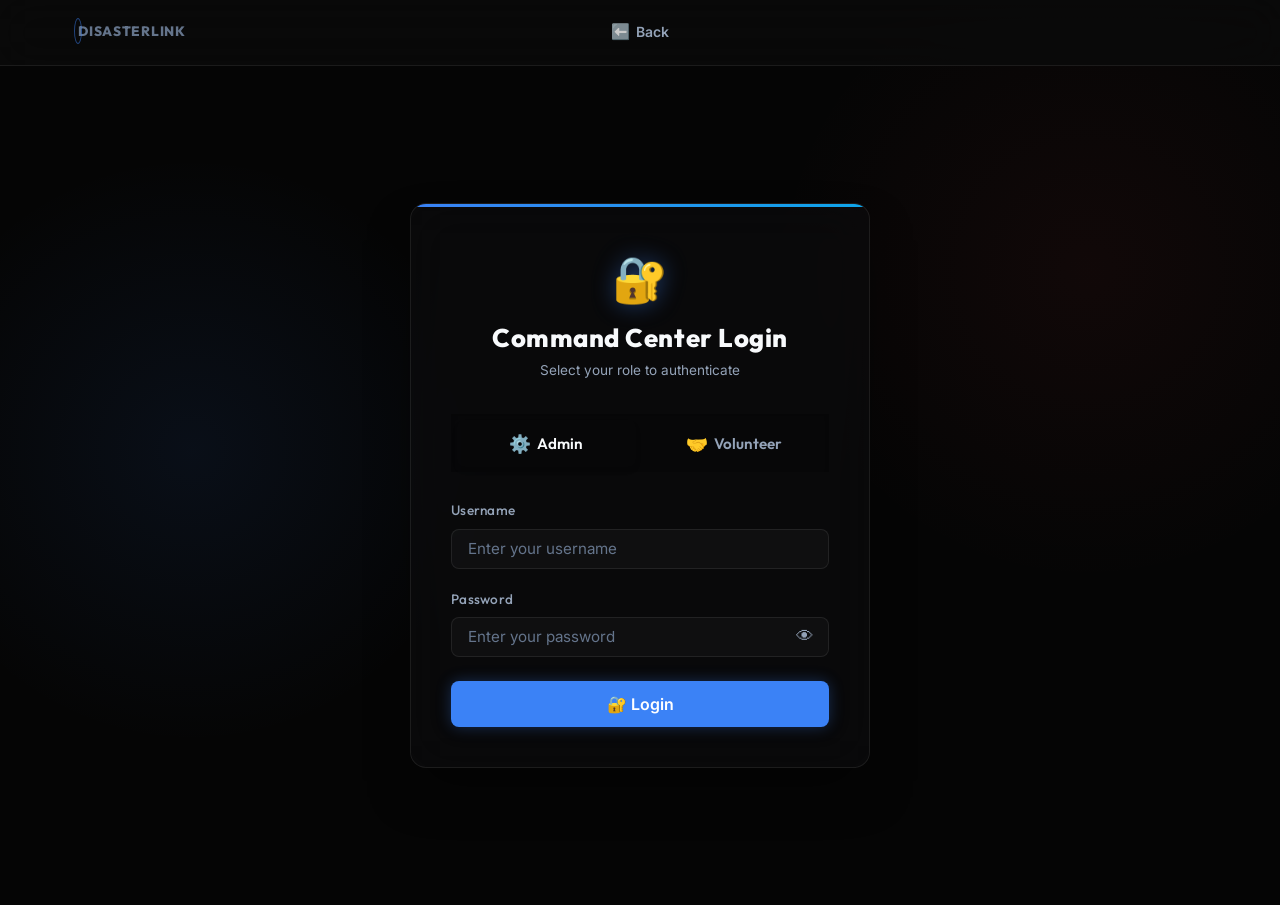
<file: login.html>
<!DOCTYPE html>
<html lang="en">
<head>
  <meta charset="UTF-8" />
  <meta name="viewport" content="width=device-width, initial-scale=1.0" />
  <title>Login — DisasterLink</title>
  <meta name="description" content="Login to DisasterLink as Admin or Volunteer to access the command center." />
  <link rel="stylesheet" href="style.css?v=2" />
</head>
<body>

  <!-- Command Bar -->
  <nav class="cmdbar">
    <div class="cmdbar-brand">
      <span class="brand-dot"></span>
      DISASTERLINK
    </div>
    <div class="cmdbar-nav">
      <a href="index.html" style="color:var(--text-secondary);font-weight:600;"><span class="nav-icon">⬅️</span> Back</a>
    </div>
  </nav>

  <div style="min-height:calc(100vh - 61px);display:flex;align-items:center;justify-content:center;padding:2rem 1rem;">
    <div class="auth-wrap glass-panel" style="padding:2.5rem;max-width:460px;width:100%;">

      <!-- Header -->
      <div style="text-align:center;margin-bottom:2rem;">
        <div style="font-size:2.8rem;margin-bottom:0.5rem;filter:drop-shadow(0 0 12px rgba(59,130,246,0.4));">🔐</div>
        <h1 style="font-size:1.6rem;font-weight:800;letter-spacing:0.02em;">Command Center Login</h1>
        <p style="font-size:0.85rem;color:var(--text-secondary);margin-top:0.4rem;">Select your role to authenticate</p>
      </div>

      <!-- Role Selector -->
      <div class="role-tabs" id="roleTabs" style="display:flex;gap:0.5rem;margin-bottom:1.75rem;">
        <button class="role-tab active" id="tabAdmin" onclick="switchRole('admin')">
          <span style="font-size:1.1rem;">⚙️</span> Admin
        </button>
        <button class="role-tab" id="tabVolunteer" onclick="switchRole('volunteer')">
          <span style="font-size:1.1rem;">🤝</span> Volunteer
        </button>
      </div>

      <!-- Login Form -->
      <form id="loginForm" novalidate style="display:flex;flex-direction:column;gap:1.25rem;">
        <div class="form-group" style="margin:0;">
          <label class="form-label">Username</label>
          <input type="text" class="form-control" id="loginUsername" autocomplete="username" required placeholder="Enter your username" />
        </div>
        <div class="form-group" style="margin:0;">
          <label class="form-label">Password</label>
          <div style="position:relative;">
            <input type="password" class="form-control" id="loginPassword" autocomplete="current-password" required placeholder="Enter your password" style="padding-right:3rem;" />
            <button type="button" id="eyeToggle" onclick="togglePasswordVisibility()" style="position:absolute;right:0.75rem;top:50%;transform:translateY(-50%);background:none;border:none;cursor:pointer;font-size:1.1rem;color:var(--text-secondary);padding:0.2rem;">👁</button>
          </div>
        </div>

        <div id="loginError" style="display:none;color:var(--danger);font-size:0.85rem;text-align:center;background:rgba(239,68,68,0.1);padding:0.75rem;border-radius:var(--radius-sm);border:1px solid rgba(239,68,68,0.2);"></div>

        <button type="submit" class="btn btn-primary btn-full btn-lg" id="loginBtn" style="margin-top:0.25rem;font-size:1rem;">
          🔐 Login
        </button>
      </form>

      <!-- Volunteer register link -->
      <div id="volunteerRegisterLink" style="display:none;margin-top:1.5rem;text-align:center;font-size:0.87rem;color:var(--text-secondary);">
        New volunteer? <a href="volunteer_register.html" style="color:var(--primary);font-weight:600;text-decoration:none;">Register here →</a>
      </div>

    </div>
  </div>

  <div id="toastContainer"></div>
  <script src="script.js?v=2"></script>
  <script>
    let selectedRole = 'admin';

    function switchRole(role) {
      selectedRole = role;
      document.getElementById('tabAdmin').classList.toggle('active', role === 'admin');
      document.getElementById('tabVolunteer').classList.toggle('active', role === 'volunteer');
      document.getElementById('volunteerRegisterLink').style.display = (role === 'volunteer') ? 'block' : 'none';
      document.getElementById('loginUsername').placeholder = role === 'admin' ? 'admin' : 'Your username';
    }

    function togglePasswordVisibility() {
      const pwd = document.getElementById('loginPassword');
      const btn = document.getElementById('eyeToggle');
      if (pwd.type === 'password') {
        pwd.type = 'text';
        btn.textContent = '🙈';
      } else {
        pwd.type = 'password';
        btn.textContent = '👁';
      }
    }

    document.getElementById('loginForm').addEventListener('submit', async (e) => {
      e.preventDefault();
      const errDiv = document.getElementById('loginError');
      errDiv.style.display = 'none';
      const btn = document.getElementById('loginBtn');
      btn.disabled = true; btn.textContent = 'Authenticating…';

      const payload = {
        username: document.getElementById('loginUsername').value.trim(),
        password: document.getElementById('loginPassword').value,
        role: selectedRole,
      };

      try {
        const res = await fetch('http://127.0.0.1:8000/auth/login', {
          method: 'POST',
          headers: { 'Content-Type': 'application/json' },
          body: JSON.stringify(payload),
        });
        if (!res.ok) {
          const err = await res.json();
          throw new Error(err.detail || 'Login failed');
        }
        const data = await res.json();

        if (data.role === 'admin') {
          localStorage.setItem('dl_admin_token', data.token);
          localStorage.setItem('dl_admin_name', data.name || 'Admin');
          showToast('🔓 Admin access granted!', 'success');
          setTimeout(() => { window.location.href = 'admin.html'; }, 800);
        } else {
          // Volunteer
          localStorage.setItem('dl_vol_token', data.token);
          localStorage.setItem('dl_vol_username', data.username);
          localStorage.setItem('dl_vol_name', data.name || data.username);
          if (data.volunteer_id) localStorage.setItem('dl_vol_id', data.volunteer_id);
          showToast('✅ Welcome, ' + (data.name || data.username) + '!', 'success');
          setTimeout(() => { window.location.href = 'volunteer.html'; }, 800);
        }
      } catch (err) {
        errDiv.textContent = '❌ ' + err.message;
        errDiv.style.display = 'block';
        btn.disabled = false; btn.textContent = '🔐 Login';
      }
    });
  </script>
</body>
</html>
</file>
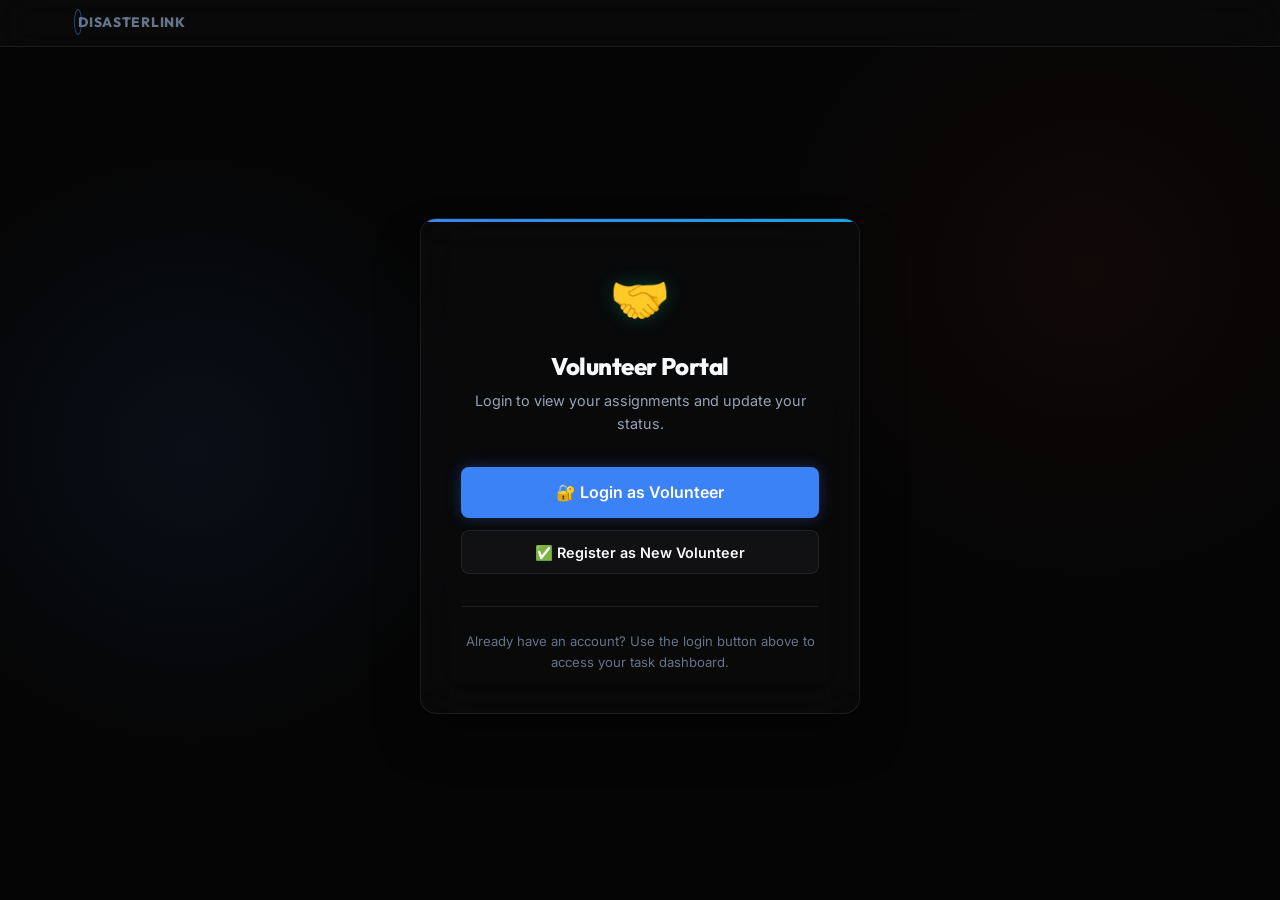
<file: volunteer.html>
<!DOCTYPE html>
<html lang="en">
<head>
  <meta charset="UTF-8" />
  <meta name="viewport" content="width=device-width, initial-scale=1.0" />
  <title>Volunteer — DisasterLink</title>
  <meta name="description" content="Volunteer portal – view assigned tasks and update your status in real time." />
  <link rel="stylesheet" href="style.css?v=2" />
</head>
<body>

  <!-- Command Bar -->
  <nav class="cmdbar">
    <div class="cmdbar-brand">
      <span class="brand-dot"></span>
      DISASTERLINK
    </div>
    <div class="cmdbar-nav">
    </div>
    <div class="cmdbar-actions" id="volCmdActions" style="display:none;">
      <span id="volNameDisplay" style="font-size:0.85rem;color:var(--text-secondary);font-weight:600;"></span>
      <button class="btn btn-ghost btn-sm" id="volLogoutBtn" style="color:var(--danger);">Logout</button>
    </div>
  </nav>

  <!-- ── LOGIN GATE ─────────────────────────────────────────────────────── -->
  <div id="volLoginGate" style="min-height:calc(100vh - 61px);display:flex;align-items:center;justify-content:center;padding:2rem 1rem;">
    <div class="glass-panel auth-wrap" style="padding:2.5rem;max-width:440px;width:100%;text-align:center;">
      <div style="font-size:3rem;margin-bottom:1rem;filter:drop-shadow(0 0 10px rgba(16,185,129,0.3));">🤝</div>
      <h1 style="font-size:1.5rem;font-weight:800;margin-bottom:0.5rem;">Volunteer Portal</h1>
      <p style="color:var(--text-secondary);font-size:0.9rem;margin-bottom:2rem;">Login to view your assignments and update your status.</p>
      <div style="display:flex;flex-direction:column;gap:0.75rem;">
        <a href="login.html" class="btn btn-primary btn-full btn-lg">🔐 Login as Volunteer</a>
        <a href="volunteer_register.html" class="btn btn-ghost btn-full">✅ Register as New Volunteer</a>
      </div>
      <div style="margin-top:2rem;padding-top:1.5rem;border-top:1px solid var(--border);">
        <p style="font-size:0.82rem;color:var(--text-muted);">Already have an account? Use the login button above to access your task dashboard.</p>
      </div>
    </div>
  </div>

  <!-- ── VOLUNTEER DASHBOARD (shown after login) ────────────────────────── -->
  <div id="volDashboard" style="display:none;">
    <div class="page-container" style="max-width:1200px;">

      <div style="text-align:center;margin-bottom:2.5rem;">
        <h1 style="font-size:2rem;font-weight:800;letter-spacing:0.02em;margin-bottom:0.5rem;">🤝 Volunteer Command Center</h1>
        <p style="color:var(--text-secondary);font-size:1rem;" id="volWelcomeMsg">Welcome back, volunteer.</p>
      </div>

      <div style="display:flex;flex-direction:column;gap:2rem;align-items:center;max-width:600px;margin:0 auto;">

        <!-- ── Assigned Task Card ────────────────────────────────────────── -->
        <div class="card glass-panel" style="padding:2rem;width:100%;" id="taskCard">
          <h2 style="font-size:1.05rem;font-weight:700;margin-bottom:1.5rem;display:flex;align-items:center;gap:0.5rem;">
            <span style="color:var(--warning);">📋</span> My Current Assignment
          </h2>
          <div id="taskDetails">
            <div class="spinner-wrap"><div class="spinner"></div>Loading assignment…</div>
          </div>
        </div>

        <!-- ── Status Update Card ────────────────────────────────────────── -->
        <div class="card glass-panel" style="padding:2rem;width:100%;" id="statusCard">
          <h2 style="font-size:1.05rem;font-weight:700;margin-bottom:1.25rem;display:flex;align-items:center;gap:0.5rem;">
            <span style="color:var(--info);">📡</span> Update My Status
          </h2>
          <p style="font-size:0.83rem;color:var(--text-secondary);margin-bottom:1.25rem;line-height:1.5;">Tap to advance your status. Admin sees updates in real-time.</p>
          <div style="display:flex;flex-direction:column;gap:0.75rem;">
            <button class="status-btn btn-enroute" id="btnEnRoute" onclick="setVolStatus('EN_ROUTE')">
              🚗 EN_ROUTE — I am heading there
            </button>
            <button class="status-btn btn-reached" id="btnReached" onclick="setVolStatus('REACHED')">
              📍 REACHED — I have arrived on scene
            </button>
            <button class="status-btn btn-completed" id="btnCompleted" onclick="setVolStatus('COMPLETED')">
              ✅ COMPLETED — Task finished
            </button>
          </div>
          <div id="statusMsg" style="margin-top:1rem;font-size:0.85rem;color:var(--text-muted);"></div>
        </div>

        <!-- ── Live Field Chat ───────────────────────────────────────────── -->
        <div class="card glass-panel" style="padding:1.5rem;width:100%;height:400px;display:flex;flex-direction:column;" id="chatCard">
          <h2 style="font-size:1.05rem;font-weight:700;margin-bottom:1rem;display:flex;align-items:center;justify-content:space-between;">
            <span style="display:flex;align-items:center;gap:0.5rem;"><span style="color:var(--primary);">💬</span> Live Field Chat</span>
            <span style="font-size:0.75rem;font-weight:400;color:var(--text-muted);display:flex;align-items:center;gap:0.25rem;">
              <span id="chatGpsStatus" style="color:var(--danger)">GPS Insync</span> 
              <button class="btn btn-ghost" style="padding:0.1rem 0.4rem;font-size:0.7rem;" onclick="refreshVolGps()">🔄</button>
            </span>
          </h2>
          
          <div id="chatMessages" style="flex:1;overflow-y:auto;display:flex;flex-direction:column;gap:0.75rem;padding-right:0.5rem;margin-bottom:1rem;font-size:0.85rem;">
            <!-- Messages load here -->
          </div>
          
          <form id="chatForm" style="display:flex;gap:0.5rem;margin-top:auto;">
            <input type="text" id="chatInput" class="form-control" autocomplete="off" placeholder="Type a message to Command Center..." style="flex:1;font-size:0.9rem;padding:0.6rem 0.8rem;" required />
            <button type="submit" class="btn btn-primary" style="padding:0 1rem;">Send</button>
          </form>
        </div>

      </div>
    </div>
  </div>

  <div id="toastContainer"></div>
  <script src="script.js?v=2"></script>
  <script>
    // Volunteer auth
    const volToken = localStorage.getItem('dl_vol_token');
    const volId    = parseInt(localStorage.getItem('dl_vol_id') || '0');
    const volName  = localStorage.getItem('dl_vol_name') || 'Volunteer';

    if (volToken && volId) {
      // Show dashboard
      document.getElementById('volLoginGate').style.display  = 'none';
      document.getElementById('volDashboard').style.display  = 'block';
      document.getElementById('volCmdActions').style.display = 'flex';
      document.getElementById('volNameDisplay').textContent  = volName;
      document.getElementById('volWelcomeMsg').textContent   = `Welcome back, ${volName}!`;

      // Load data
      loadVolunteerPage();
      loadMyAssignment();
    }

    // Logout
    document.getElementById('volLogoutBtn').addEventListener('click', () => {
      ['dl_vol_token','dl_vol_id','dl_vol_name','dl_vol_username'].forEach(k => localStorage.removeItem(k));
      window.location.reload();
    });

    async function loadMyAssignment() {
      const detailEl = document.getElementById('taskDetails');
      try {
        const res = await fetch(`${API_BASE}/volunteers/`);
        if (!res.ok) throw new Error();
        const vols = await res.json();
        const me = vols.find(v => v.id === volId);
        if (!me) {
          detailEl.innerHTML = '<p style="color:var(--text-secondary);">Volunteer record not found. Contact admin.</p>';
          return;
        }
        if (!me.assigned_report_id) {
          detailEl.innerHTML = `
            <div style="color:var(--success);font-size:2rem;margin-bottom:0.5rem;">✅</div>
            <div style="font-weight:700;margin-bottom:0.4rem;">No active assignment</div>
            <div style="color:var(--text-secondary);font-size:0.85rem;">You are available. Await dispatch from command center.</div>`;
          disableStatusBtns();
        } else {
          // Load that report
          const repRes = await fetch(`${API_BASE}/reports/`);
          const reports = repRes.ok ? await repRes.json() : [];
          const r = reports.find(x => x.id === me.assigned_report_id);
          const statusCol = {
            'ASSIGNED': 'var(--warning)',
            'EN_ROUTE': 'var(--info)',
            'REACHED': 'var(--primary)',
            'COMPLETED': 'var(--success)'
          };
          const myStatus = me.volunteer_status || 'ASSIGNED';
          detailEl.innerHTML = r ? `
            <div style="display:flex;flex-direction:column;gap:0.75rem;">
              <div style="display:flex;align-items:center;justify-content:space-between;">
                <span style="font-size:0.75rem;font-family:var(--font-heading);text-transform:uppercase;letter-spacing:0.05em;color:var(--text-muted);">Report #${r.id}</span>
                <span style="color:${statusCol[myStatus]};font-weight:700;font-size:0.85rem;">${myStatus}</span>
              </div>
              <div style="font-size:1.2rem;font-weight:800;">${r.disaster_type}</div>
              <div style="font-size:0.85rem;color:var(--text-secondary);">${r.description || 'No description provided.'}</div>
              <div style="display:flex;gap:0.5rem;flex-wrap:wrap;">
                <span class="badge badge-${(r.severity||'medium').toLowerCase()}">${r.severity}</span>
                <span class="badge badge-${(r.status||'open').toLowerCase().replace(/\s+/g,'')}">${r.status}</span>
              </div>
              <div style="font-size:0.8rem;color:var(--text-muted);">📍 ${r.latitude.toFixed(4)}, ${r.longitude.toFixed(4)}</div>
            </div>` : `<p style="color:var(--text-secondary);">Assigned to Report #${me.assigned_report_id}</p>`;
          updateStatusBtns(myStatus);
        }
      } catch(e) {
        detailEl.innerHTML = '<p style="color:var(--danger);">Failed to load assignment.</p>';
      }
    }

    function disableStatusBtns() {
      ['btnEnRoute','btnReached','btnCompleted'].forEach(id => {
        document.getElementById(id).disabled = true;
        document.getElementById(id).style.opacity = '0.4';
      });
    }

    function updateStatusBtns(currentStatus) {
      const order = ['ASSIGNED','EN_ROUTE','REACHED','COMPLETED'];
      const idx = order.indexOf(currentStatus);
      const btnMap = { 'EN_ROUTE':'btnEnRoute', 'REACHED':'btnReached', 'COMPLETED':'btnCompleted' };
      Object.entries(btnMap).forEach(([st, btnId]) => {
        const btn = document.getElementById(btnId);
        const stIdx = order.indexOf(st);
        btn.disabled = stIdx <= idx;
        btn.style.opacity = stIdx <= idx ? '0.4' : '1';
      });
    }

    async function setVolStatus(status) {
      if (!volId) return showToast('Not logged in as volunteer', 'error');
      
      const btn = document.querySelector(`.status-btn[onclick*="${status}"]`);
      if (btn) btn.disabled = true;

      try {
        // Try to get live GPS first
        let lat = null, lon = null;
        try {
          const pos = await new Promise((resolve, reject) => {
            navigator.geolocation.getCurrentPosition(resolve, reject, { timeout: 5000 });
          });
          lat = pos.coords.latitude;
          lon = pos.coords.longitude;
        } catch (e) {
          console.warn("Could not get GPS for status update, sending status only.");
        }

        const res = await fetch(`${API_BASE}/volunteers/status`, {
          method: 'POST',
          headers: { 'Content-Type': 'application/json' },
          body: JSON.stringify({ 
            volunteer_id: volId, 
            status,
            latitude: lat,
            longitude: lon
          })
        });
        if (!res.ok) throw new Error('Failed to update status');
        document.getElementById('statusMsg').textContent = `✅ Status updated to ${status}`;
        showToast(`📡 Status: ${status}`, 'success');
        updateStatusBtns(status);
        // Reload assignment info
        loadMyAssignment();
      } catch(e) {
        showToast('❌ ' + e.message, 'error');
        if (btn) btn.disabled = false;
      }
    }
  </script>
</body>
</html>
</file>
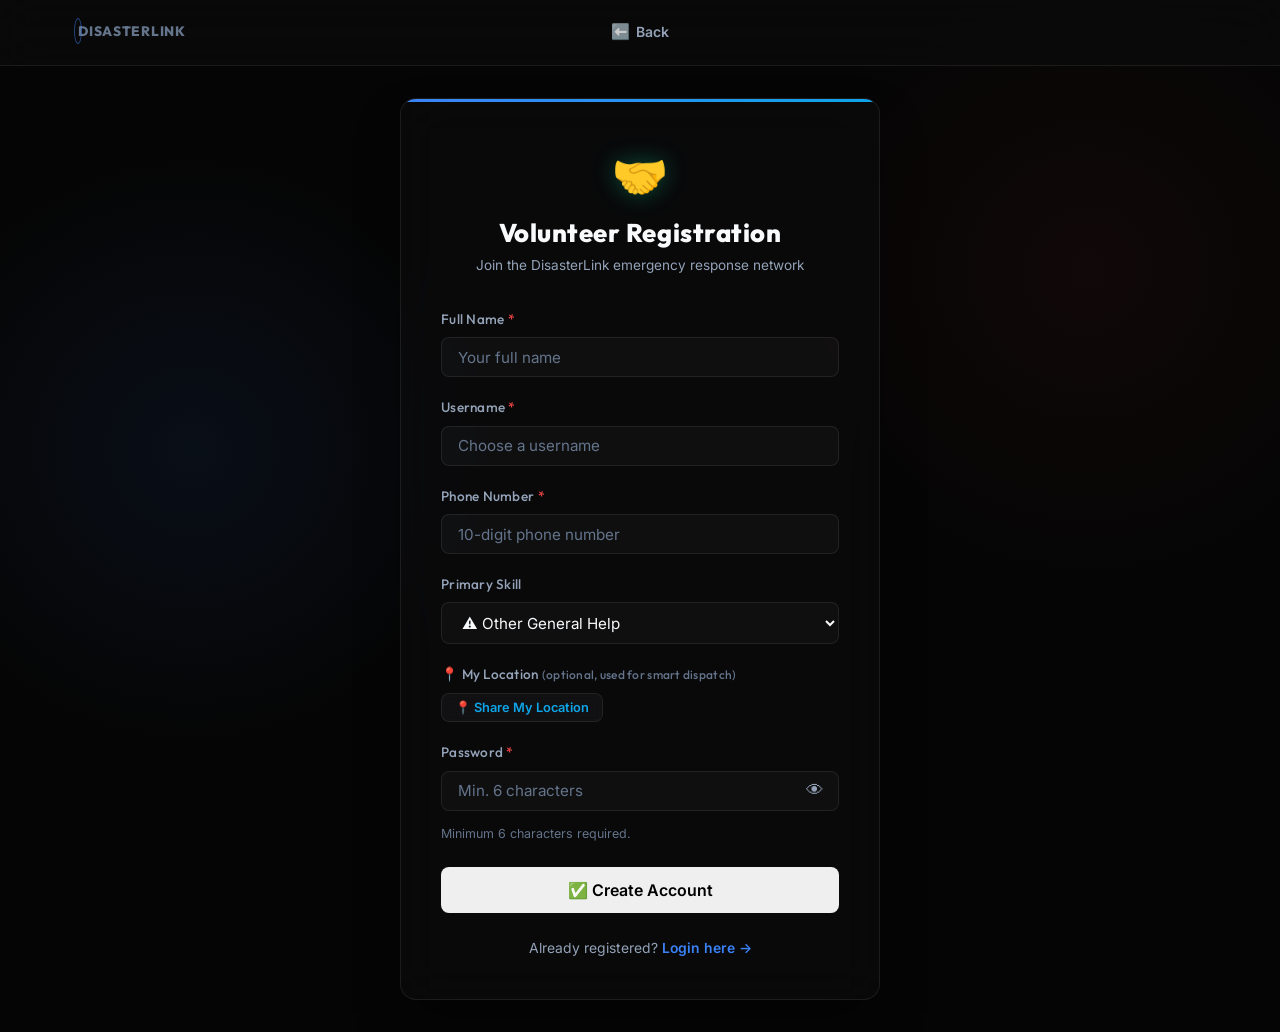
<file: volunteer_register.html>
<!DOCTYPE html>
<html lang="en">
<head>
  <meta charset="UTF-8" />
  <meta name="viewport" content="width=device-width, initial-scale=1.0" />
  <title>Volunteer Registration — DisasterLink</title>
  <meta name="description" content="Register as a DisasterLink volunteer responder to join the emergency response network." />
  <link rel="stylesheet" href="style.css?v=2" />
</head>
<body>

  <!-- Command Bar -->
  <nav class="cmdbar">
    <div class="cmdbar-brand">
      <span class="brand-dot"></span>
      DISASTERLINK
    </div>
    <div class="cmdbar-nav">
      <a href="index.html" style="color:var(--text-secondary);font-weight:600;"><span class="nav-icon">⬅️</span> Back</a>
    </div>
  </nav>

  <div style="min-height:calc(100vh - 61px);display:flex;align-items:center;justify-content:center;padding:2rem 1rem;">
    <div class="auth-wrap glass-panel" style="padding:2.5rem;max-width:480px;width:100%;">

      <!-- Header -->
      <div style="text-align:center;margin-bottom:2rem;">
        <div style="font-size:2.8rem;margin-bottom:0.5rem;filter:drop-shadow(0 0 12px rgba(16,185,129,0.4));">🤝</div>
        <h1 style="font-size:1.6rem;font-weight:800;letter-spacing:0.02em;">Volunteer Registration</h1>
        <p style="font-size:0.85rem;color:var(--text-secondary);margin-top:0.4rem;">Join the DisasterLink emergency response network</p>
      </div>

      <!-- Register Form -->
      <form id="registerForm" novalidate style="display:flex;flex-direction:column;gap:1.25rem;">
        <div class="form-group" style="margin:0;">
          <label class="form-label">Full Name <span style="color:var(--danger);">*</span></label>
          <input type="text" class="form-control" id="regName" required placeholder="Your full name" />
        </div>
        <div class="form-group" style="margin:0;">
          <label class="form-label">Username <span style="color:var(--danger);">*</span></label>
          <input type="text" class="form-control" id="regUsername" required placeholder="Choose a username" autocomplete="username" />
        </div>
        <div class="form-group" style="margin:0;">
          <label class="form-label">Phone Number <span style="color:var(--danger);">*</span></label>
          <input type="tel" class="form-control" id="regPhone" required pattern="[0-9]{10}" maxlength="10" placeholder="10-digit phone number" />
        </div>
        <div class="form-group" style="margin:0;">
          <label class="form-label">Primary Skill</label>
          <select class="form-control" id="regSkill">
            <option value="Medical">🩺 Medical / First Aid</option>
            <option value="Rescue">🦺 Search & Rescue</option>
            <option value="Logistics">📦 Logistics & Supply</option>
            <option value="Communication">📡 Communications</option>
            <option value="Other" selected>⚠️ Other General Help</option>
          </select>
        </div>
        <!-- GPS Location (optional) -->
        <div class="form-group" style="margin:0;">
          <label class="form-label">📍 My Location <span style="font-size:0.75rem;color:var(--text-muted);">(optional, used for smart dispatch)</span></label>
          <div style="display:flex;gap:0.75rem;align-items:center;">
            <button type="button" class="btn btn-ghost btn-sm" id="regGeoBtn" onclick="captureVolunteerLocation()" style="color:var(--info);white-space:nowrap;">
              📍 Share My Location
            </button>
            <span id="regGeoStatus" style="font-size:0.8rem;color:var(--text-muted);"></span>
          </div>
          <input type="hidden" id="regLat" />
          <input type="hidden" id="regLng" />
        </div>

        <div class="form-group" style="margin:0;">
          <label class="form-label">Password <span style="color:var(--danger);">*</span></label>
          <div style="position:relative;">
            <input type="password" class="form-control" id="regPassword" required placeholder="Min. 6 characters" autocomplete="new-password" style="padding-right:3rem;" />
            <button type="button" onclick="togglePwd()" style="position:absolute;right:0.75rem;top:50%;transform:translateY(-50%);background:none;border:none;cursor:pointer;font-size:1.1rem;color:var(--text-secondary);padding:0.2rem;" id="regEye">👁</button>
          </div>
          <div style="font-size:0.78rem;color:var(--text-muted);margin-top:0.4rem;">Minimum 6 characters required.</div>
        </div>

        <div id="regError" style="display:none;color:var(--danger);font-size:0.85rem;text-align:center;background:rgba(239,68,68,0.1);padding:0.75rem;border-radius:var(--radius-sm);border:1px solid rgba(239,68,68,0.2);"></div>
        <div id="regSuccess" style="display:none;color:var(--success);font-size:0.85rem;text-align:center;background:rgba(16,185,129,0.1);padding:0.75rem;border-radius:var(--radius-sm);border:1px solid rgba(16,185,129,0.2);"></div>

        <button type="submit" class="btn btn-success btn-full btn-lg" id="regBtn" style="margin-top:0.25rem;font-size:1rem;">
          ✅ Create Account
        </button>
      </form>

      <div style="margin-top:1.5rem;text-align:center;font-size:0.87rem;color:var(--text-secondary);">
        Already registered? <a href="login.html" style="color:var(--primary);font-weight:600;text-decoration:none;">Login here →</a>
      </div>

    </div>
  </div>

  <div id="toastContainer"></div>
  <script src="script.js?v=2"></script>
  <script>
    function togglePwd() {
      const f = document.getElementById('regPassword');
      const b = document.getElementById('regEye');
      f.type = f.type === 'password' ? 'text' : 'password';
      b.textContent = f.type === 'password' ? '👁' : '🙈';
    }

    function captureVolunteerLocation() {
      const btn = document.getElementById('regGeoBtn');
      const status = document.getElementById('regGeoStatus');
      if (!navigator.geolocation) { status.textContent = 'Geolocation not supported'; return; }
      btn.disabled = true; btn.textContent = '📡 Locating…';
      navigator.geolocation.getCurrentPosition(
        (pos) => {
          document.getElementById('regLat').value = pos.coords.latitude.toFixed(6);
          document.getElementById('regLng').value = pos.coords.longitude.toFixed(6);
          btn.disabled = false; btn.textContent = '📍 Share My Location';
          status.innerHTML = `<span style="color:var(--success)">✅ ${pos.coords.latitude.toFixed(4)}, ${pos.coords.longitude.toFixed(4)}</span>`;
        },
        () => {
          btn.disabled = false; btn.textContent = '📍 Share My Location';
          status.innerHTML = '<span style="color:var(--danger)">❌ Could not get location</span>';
        },
        { timeout: 10000 }
      );
    }

    document.getElementById('registerForm').addEventListener('submit', async (e) => {
      e.preventDefault();
      const errDiv = document.getElementById('regError');
      const okDiv  = document.getElementById('regSuccess');
      errDiv.style.display = 'none';
      okDiv.style.display  = 'none';

      const name     = document.getElementById('regName').value.trim();
      const username = document.getElementById('regUsername').value.trim();
      const phone    = document.getElementById('regPhone').value.trim() || null;
      const password = document.getElementById('regPassword').value;
      const skill    = document.getElementById('regSkill').value || 'Other';

      if (!name || !username || !password || !phone) {
        errDiv.textContent = '❌ All fields are required.';
        errDiv.style.display = 'block';
        return;
      }
      
      const phoneRegex = /^\d{10}$/;
      if (!phoneRegex.test(phone)) {
        errDiv.textContent = '❌ Phone number must be exactly 10 digits.';
        errDiv.style.display = 'block';
        return;
      }
      if (password.length < 6) {
        errDiv.textContent = '❌ Password must be at least 6 characters.';
        errDiv.style.display = 'block';
        return;
      }

      const btn = document.getElementById('regBtn');
      btn.disabled = true; btn.textContent = 'Creating account…';

      try {
        const regLat = document.getElementById('regLat').value;
        const regLng = document.getElementById('regLng').value;

        const regPayload = {
          username, password, name, skill, phone, role: 'volunteer',
          latitude:  regLat ? parseFloat(regLat) : null,
          longitude: regLng ? parseFloat(regLng) : null,
        };

        const res = await fetch(`${API_BASE}/auth/register`, {
          method: 'POST',
          headers: { 'Content-Type': 'application/json' },
          body: JSON.stringify(regPayload),
        });
        if (!res.ok) {
          const err = await res.json();
          throw new Error(err.detail || 'Registration failed');
        }

        // Also update the volunteer record with GPS if we have it
        if (regLat && regLng) {
          try {
            // Quick login to get volunteer ID, then update via quick register
            const quickLoginRes = await fetch(`${API_BASE}/auth/login`, {
              method: 'POST',
              headers: { 'Content-Type': 'application/json' },
              body: JSON.stringify({ username, password, role: 'volunteer' }),
            });
            if (quickLoginRes.ok) {
              const qData = await quickLoginRes.json();
              if (qData.volunteer_id) {
                await fetch(`${API_BASE}/volunteers/${qData.volunteer_id}`, {
                  method: 'PATCH',
                  headers: { 'Content-Type': 'application/json' },
                  body: JSON.stringify({ assigned_report_id: null })
                });
              }
            }
          } catch(e) { /* GPS update is best-effort */ }
        }

        // Auto-login immediately
        const loginRes = await fetch(`${API_BASE}/auth/login`, {
          method: 'POST',
          headers: { 'Content-Type': 'application/json' },
          body: JSON.stringify({ username, password, role: 'volunteer' }),
        });
        
        if (loginRes.ok) {
          const authData = await loginRes.json();
          localStorage.setItem('dl_vol_token', authData.token);
          localStorage.setItem('dl_vol_name', authData.name);
          localStorage.setItem('dl_vol_id', authData.volunteer_id);
          
          okDiv.textContent = '✅ Account created! Entering portal…';
          okDiv.style.display = 'block';
          setTimeout(() => { window.location.href = 'volunteer.html'; }, 1500);
        } else {
          // Fallback if auto-login fails for some reason
          okDiv.textContent = '✅ Account created! Redirecting to login…';
          okDiv.style.display = 'block';
          setTimeout(() => { window.location.href = 'login.html'; }, 1500);
        }

      } catch (err) {
        errDiv.textContent = '❌ ' + err.message;
        errDiv.style.display = 'block';
        btn.disabled = false; btn.textContent = '✅ Create Account';
      }
    });
  </script>
</body>
</html>
</file>
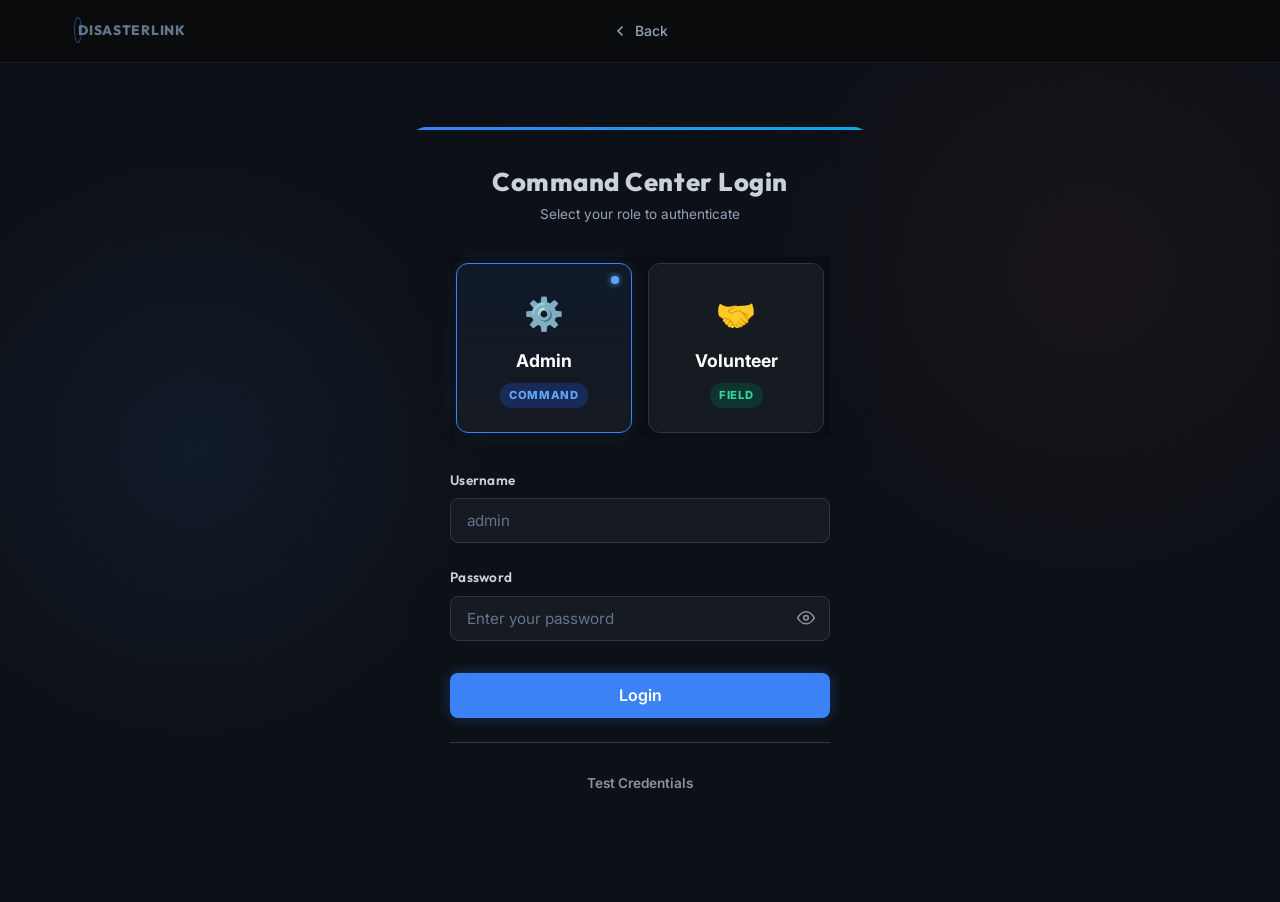
<file: frontend/login.html>
<!DOCTYPE html>
<html lang="en">

<head>
  <meta charset="UTF-8" />
  <meta name="viewport" content="width=device-width, initial-scale=1.0" />
  <title>Login — DisasterLink</title>
  <meta name="description" content="Login to DisasterLink as Admin or Volunteer to access the command center." />
  <link rel="stylesheet" href="style.css?v=2" />
  <style>
    body {
      background-color: #0d1117;
      /* Very dark background */
      color: #c9d1d9;
    }

    .auth-wrap {
      background: transparent !important;
      border: none !important;
      box-shadow: none !important;
    }

    .role-tabs {
      display: flex;
      gap: 1rem;
      margin-bottom: 2rem;
      justify-content: center;
    }

    .role-card {
      position: relative;
      background: #161b22;
      border: 1px solid #30363d;
      border-radius: 12px;
      padding: 1.5rem 2rem;
      display: flex;
      flex-direction: column;
      align-items: center;
      cursor: pointer;
      transition: all 0.2s ease;
      flex: 1;
    }

    .role-card:hover {
      border-color: #8b949e;
    }

    .role-card.active {
      border-color: #3b82f6;
      background: linear-gradient(180deg, rgba(59, 130, 246, 0.1) 0%, rgba(22, 27, 34, 1) 100%);
      box-shadow: 0 0 20px rgba(59, 130, 246, 0.15);
    }

    .role-card .indicator {
      display: none;
      position: absolute;
      top: 12px;
      right: 12px;
      width: 8px;
      height: 8px;
      background-color: #60a5fa;
      border-radius: 50%;
      box-shadow: 0 0 6px #60a5fa;
    }

    .role-card.active .indicator {
      display: block;
    }

    .role-card .icon {
      font-size: 2rem;
      margin-bottom: 0.5rem;
    }

    .role-card .title {
      font-weight: 700;
      color: #ffffff;
      font-size: 1.1rem;
      margin-bottom: 0.5rem;
    }

    .role-badge {
      font-size: 0.7rem;
      font-weight: 800;
      padding: 0.2rem 0.6rem;
      border-radius: 12px;
      letter-spacing: 0.05em;
    }

    .badge-command {
      background: rgba(30, 58, 138, 0.5);
      color: #60a5fa;
    }

    .badge-field {
      background: rgba(6, 78, 59, 0.5);
      color: #34d399;
    }

    .form-label {
      color: #c9d1d9 !important;
      font-weight: 600;
    }

    .form-control {
      background: #161b22 !important;
      border: 1px solid #30363d !important;
      color: #c9d1d9 !important;
      border-radius: 8px !important;
      padding: 0.75rem 1rem !important;
    }

    .form-control:focus {
      border-color: #3b82f6 !important;
      box-shadow: 0 0 0 2px rgba(59, 130, 246, 0.2) !important;
    }

    #loginBtn {
      border-radius: 8px;
      font-weight: 600;
    }

    #btnOpenTestCredentials:hover {
      color: #ffffff !important;
      border-color: #8b949e !important;
      background: rgba(255, 255, 255, 0.03) !important;
    }
  </style>
</head>

<body>

  <!-- Command Bar -->
  <nav class="cmdbar">
    <div class="cmdbar-brand">
      <span class="brand-dot"></span>
      DISASTERLINK
    </div>
    <div class="cmdbar-nav">
      <a href="index.html" class="back-btn">
        <svg width="16" height="16" viewBox="0 0 24 24" fill="none" stroke="currentColor" stroke-width="2.5"
          stroke-linecap="round" stroke-linejoin="round">
          <polyline points="15 18 9 12 15 6" />
        </svg>
        Back
      </a>
    </div>
  </nav>

  <div style="min-height:calc(100vh - 61px);display:flex;align-items:center;justify-content:center;padding:2rem 1rem;">
    <div class="auth-wrap glass-panel" style="padding:2.5rem;max-width:460px;width:100%;">

      <!-- Header -->
      <div style="text-align:center;margin-bottom:2rem;">
        <h1 style="font-size:1.6rem;font-weight:800;letter-spacing:0.02em;">Command Center Login</h1>
        <p style="font-size:0.85rem;color:var(--text-secondary);margin-top:0.4rem;">Select your role to authenticate</p>
      </div>

      <!-- Role Selector -->
      <div class="role-tabs" id="roleTabs">
        <div class="role-card active" id="tabAdmin" onclick="switchRole('admin')">
          <div class="indicator"></div>
          <div class="icon">⚙️</div>
          <div class="title">Admin</div>
          <div class="role-badge badge-command">COMMAND</div>
        </div>
        <div class="role-card" id="tabVolunteer" onclick="switchRole('volunteer')">
          <div class="indicator"></div>
          <div class="icon">🤝</div>
          <div class="title">Volunteer</div>
          <div class="role-badge badge-field">FIELD</div>
        </div>
      </div>

      <!-- Login Form -->
      <form id="loginForm" novalidate style="display:flex;flex-direction:column;gap:1.5rem;">
        <div class="form-group" style="margin:0;">
          <label class="form-label">Username</label>
          <input type="text" class="form-control" id="loginUsername" autocomplete="username" required
            placeholder="admin" />
        </div>
        <div class="form-group" style="margin:0;">
          <label class="form-label">Password</label>
          <div style="position:relative;">
            <input type="password" class="form-control" id="loginPassword" autocomplete="current-password" required
              placeholder="Enter your password" style="padding-right:3rem;" />
            <button type="button" id="eyeToggle" onclick="togglePasswordVisibility()"
              style="position:absolute;right:0.75rem;top:50%;transform:translateY(-50%);background:none;border:none;cursor:pointer;color:#8b949e;padding:0.2rem;display:flex;align-items:center;">
              <!-- eye-open icon -->
              <svg id="iconEyeOpen" width="18" height="18" viewBox="0 0 24 24" fill="none" stroke="currentColor"
                stroke-width="2" stroke-linecap="round" stroke-linejoin="round">
                <path d="M1 12s4-8 11-8 11 8 11 8-4 8-11 8-11-8-11-8z" />
                <circle cx="12" cy="12" r="3" />
              </svg>
              <!-- eye-closed icon (hidden by default) -->
              <svg id="iconEyeClosed" width="18" height="18" viewBox="0 0 24 24" fill="none" stroke="currentColor"
                stroke-width="2" stroke-linecap="round" stroke-linejoin="round" style="display:none;">
                <path
                  d="M17.94 17.94A10.07 10.07 0 0 1 12 20c-7 0-11-8-11-8a18.45 18.45 0 0 1 5.06-5.94M9.9 4.24A9.12 9.12 0 0 1 12 4c7 0 11 8 11 8a18.5 18.5 0 0 1-2.16 3.19m-6.72-1.07a3 3 0 1 1-4.24-4.24" />
                <line x1="1" y1="1" x2="23" y2="23" />
              </svg>
            </button>
          </div>
        </div>

        <div id="loginError"
          style="display:none;color:var(--danger);font-size:0.85rem;text-align:center;background:rgba(239,68,68,0.1);padding:0.75rem;border-radius:var(--radius-sm);border:1px solid rgba(239,68,68,0.2);">
        </div>

        <button type="submit" class="btn btn-primary btn-full btn-lg" id="loginBtn"
          style="margin-top:0.5rem;font-size:1rem;background-color:#3b82f6;">
          Login
        </button>
      </form>

      <!-- Volunteer register link -->
      <div id="volunteerRegisterLink"
        style="display:none;margin-top:1.5rem;text-align:center;font-size:0.87rem;color:var(--text-secondary);">
        New volunteer? <a href="volunteer_register.html"
          style="color:var(--primary);font-weight:600;text-decoration:none;">Register here →</a>
      </div>

      <!-- Test Credentials Trigger -->
      <div style="margin-top: 1.5rem; text-align: center; border-top: 1px solid #30363d; padding-top: 1.5rem;">
        <button type="button" id="btnOpenTestCredentials" class="btn btn-outline"
          style="border-color: #30363d; color: #8b949e; font-size: 0.85rem; padding: 0.5rem 1rem; cursor: pointer; transition: all 0.2s ease; border-radius: 8px; background: transparent; width: 100%; font-weight: 600;">
          Test Credentials
        </button>
      </div>

    </div>
  </div>

  <!-- Test Credentials Modal -->
  <div class="modal-overlay hidden" id="testCredentialsModal">
    <div class="modal glass-panel" style="max-width: 560px; background: #161b22; border: 1px solid #30363d; padding: 1.75rem;">
      <div class="modal-header" style="border-bottom: 1px solid #30363d; padding-bottom: 1rem; margin-bottom: 1rem;">
        <span class="modal-title" style="font-size:1.35rem;font-weight:800;color:#fff;">Test Credentials</span>
        <button class="modal-close" id="closeCredentialsModal">✕</button>
      </div>
      <p style="font-size:0.85rem;color:#8b949e;margin-bottom:1.5rem;">Select an account below to automatically fill the
        login form.</p>

      <div class="table-wrap" style="overflow-x:hidden;">
        <table style="width: 100%; border-collapse: collapse; text-align: left; font-size: 0.85rem; min-width: auto;">
          <thead>
            <tr
              style="border-bottom: 1px solid #30363d; color: #8b949e; text-transform: uppercase; font-size: 0.75rem; letter-spacing: 0.05em;">
              <th style="padding: 0.6rem 0.45rem;">ROLE</th>
              <th style="padding: 0.6rem 0.45rem;">USERNAME</th>
              <th style="padding: 0.6rem 0.45rem;">PASSWORD</th>
              <th style="padding: 0.6rem 0.45rem; text-align: right;">ACTION</th>
            </tr>
          </thead>
          <tbody>
            <tr style="border-bottom: 1px solid #21262d;">
              <td style="padding: 0.6rem 0.45rem; font-weight: 700; color: #10b981; line-height: 1.25;">
                Admin
                <span style="font-size: 0.72rem; font-weight: normal; color: #8b949e; display: block;">(Demo)</span>
              </td>
              <td style="padding: 0.6rem 0.45rem;"><code
                  style="background: #21262d; padding: 0.2rem 0.4rem; border-radius: 4px; color: #c9d1d9; font-size: 0.8rem; font-family: monospace;">demo_admin</code>
              </td>
              <td style="padding: 0.6rem 0.45rem;"><code
                  style="background: #21262d; padding: 0.2rem 0.4rem; border-radius: 4px; color: #c9d1d9; font-size: 0.8rem; font-family: monospace;">demoadmin123</code>
              </td>
              <td style="padding: 0.6rem 0.45rem; text-align: right;">
                <button type="button" class="btn btn-sm" onclick="autofill('admin', 'demo_admin', 'demoadmin123')"
                  style="font-size: 0.72rem; padding: 0.2rem 0.6rem; border-radius: 12px; background: rgba(16, 185, 129, 0.1); color: #10b981; border: 1px solid rgba(16, 185, 129, 0.2); cursor: pointer; font-weight: 600;">Autofill</button>
              </td>
            </tr>
            <tr style="border-bottom: 1px solid #21262d;">
              <td style="padding: 0.6rem 0.45rem; font-weight: 700; color: #f0883e; line-height: 1.25;">
                Volunteer
                <span style="font-size: 0.72rem; font-weight: normal; color: #8b949e; display: block;">(Rescue)</span>
              </td>
              <td style="padding: 0.6rem 0.45rem;"><code
                  style="background: #21262d; padding: 0.2rem 0.4rem; border-radius: 4px; color: #c9d1d9; font-size: 0.8rem; font-family: monospace;">vol1</code>
              </td>
              <td style="padding: 0.6rem 0.45rem;"><code
                  style="background: #21262d; padding: 0.2rem 0.4rem; border-radius: 4px; color: #c9d1d9; font-size: 0.8rem; font-family: monospace;">vol123</code>
              </td>
              <td style="padding: 0.6rem 0.45rem; text-align: right;">
                <button type="button" class="btn btn-sm" onclick="autofill('volunteer', 'vol1', 'vol123')"
                  style="font-size: 0.72rem; padding: 0.2rem 0.6rem; border-radius: 12px; background: rgba(240, 136, 62, 0.1); color: #f0883e; border: 1px solid rgba(240, 136, 62, 0.2); cursor: pointer; font-weight: 600;">Autofill</button>
              </td>
            </tr>
            <tr style="border-bottom: 1px solid #21262d;">
              <td style="padding: 0.6rem 0.45rem; font-weight: 700; color: #f0883e; line-height: 1.25;">
                Volunteer
                <span style="font-size: 0.72rem; font-weight: normal; color: #8b949e; display: block;">(Medical)</span>
              </td>
              <td style="padding: 0.6rem 0.45rem;"><code
                  style="background: #21262d; padding: 0.2rem 0.4rem; border-radius: 4px; color: #c9d1d9; font-size: 0.8rem; font-family: monospace;">vol2</code>
              </td>
              <td style="padding: 0.6rem 0.45rem;"><code
                  style="background: #21262d; padding: 0.2rem 0.4rem; border-radius: 4px; color: #c9d1d9; font-size: 0.8rem; font-family: monospace;">vol123</code>
              </td>
              <td style="padding: 0.6rem 0.45rem; text-align: right;">
                <button type="button" class="btn btn-sm" onclick="autofill('volunteer', 'vol2', 'vol123')"
                  style="font-size: 0.72rem; padding: 0.2rem 0.6rem; border-radius: 12px; background: rgba(240, 136, 62, 0.1); color: #f0883e; border: 1px solid rgba(240, 136, 62, 0.2); cursor: pointer; font-weight: 600;">Autofill</button>
              </td>
            </tr>
            <tr style="border-bottom: 1px solid #21262d;">
              <td style="padding: 0.6rem 0.45rem; font-weight: 700; color: #f0883e; line-height: 1.25;">
                Volunteer
                <span style="font-size: 0.72rem; font-weight: normal; color: #8b949e; display: block;">(Logistics)</span>
              </td>
              <td style="padding: 0.6rem 0.45rem;"><code
                  style="background: #21262d; padding: 0.2rem 0.4rem; border-radius: 4px; color: #c9d1d9; font-size: 0.8rem; font-family: monospace;">vol3</code>
              </td>
              <td style="padding: 0.6rem 0.45rem;"><code
                  style="background: #21262d; padding: 0.2rem 0.4rem; border-radius: 4px; color: #c9d1d9; font-size: 0.8rem; font-family: monospace;">vol123</code>
              </td>
              <td style="padding: 0.6rem 0.45rem; text-align: right;">
                <button type="button" class="btn btn-sm" onclick="autofill('volunteer', 'vol3', 'vol123')"
                  style="font-size: 0.72rem; padding: 0.2rem 0.6rem; border-radius: 12px; background: rgba(240, 136, 62, 0.1); color: #f0883e; border: 1px solid rgba(240, 136, 62, 0.2); cursor: pointer; font-weight: 600;">Autofill</button>
              </td>
            </tr>
            <tr style="border-bottom: 1px solid #21262d;">
              <td style="padding: 0.6rem 0.45rem; font-weight: 700; color: #f0883e; line-height: 1.25;">
                Volunteer
                <span style="font-size: 0.72rem; font-weight: normal; color: #8b949e; display: block;">(Shelter)</span>
              </td>
              <td style="padding: 0.6rem 0.45rem;"><code
                  style="background: #21262d; padding: 0.2rem 0.4rem; border-radius: 4px; color: #c9d1d9; font-size: 0.8rem; font-family: monospace;">vol4</code>
              </td>
              <td style="padding: 0.6rem 0.45rem;"><code
                  style="background: #21262d; padding: 0.2rem 0.4rem; border-radius: 4px; color: #c9d1d9; font-size: 0.8rem; font-family: monospace;">vol123</code>
              </td>
              <td style="padding: 0.6rem 0.45rem; text-align: right;">
                <button type="button" class="btn btn-sm" onclick="autofill('volunteer', 'vol4', 'vol123')"
                  style="font-size: 0.72rem; padding: 0.2rem 0.6rem; border-radius: 12px; background: rgba(240, 136, 62, 0.1); color: #f0883e; border: 1px solid rgba(240, 136, 62, 0.2); cursor: pointer; font-weight: 600;">Autofill</button>
              </td>
            </tr>
            <tr style="border-bottom: 1px solid #21262d;">
              <td style="padding: 0.6rem 0.45rem; font-weight: 700; color: #f0883e; line-height: 1.25;">
                Volunteer
                <span style="font-size: 0.72rem; font-weight: normal; color: #8b949e; display: block;">(Rescue)</span>
              </td>
              <td style="padding: 0.6rem 0.45rem;"><code
                  style="background: #21262d; padding: 0.2rem 0.4rem; border-radius: 4px; color: #c9d1d9; font-size: 0.8rem; font-family: monospace;">vol5</code>
              </td>
              <td style="padding: 0.6rem 0.45rem;"><code
                  style="background: #21262d; padding: 0.2rem 0.4rem; border-radius: 4px; color: #c9d1d9; font-size: 0.8rem; font-family: monospace;">vol123</code>
              </td>
              <td style="padding: 0.6rem 0.45rem; text-align: right;">
                <button type="button" class="btn btn-sm" onclick="autofill('volunteer', 'vol5', 'vol123')"
                  style="font-size: 0.72rem; padding: 0.2rem 0.6rem; border-radius: 12px; background: rgba(240, 136, 62, 0.1); color: #f0883e; border: 1px solid rgba(240, 136, 62, 0.2); cursor: pointer; font-weight: 600;">Autofill</button>
              </td>
            </tr>
          </tbody>
        </table>
      </div>
    </div>
  </div>

  <div id="toastContainer"></div>
  <script src="script.js?v=2"></script>
  <script>
    let selectedRole = 'admin';

    function switchRole(role) {
      selectedRole = role;
      document.getElementById('tabAdmin').classList.toggle('active', role === 'admin');
      document.getElementById('tabVolunteer').classList.toggle('active', role === 'volunteer');
      document.getElementById('volunteerRegisterLink').style.display = (role === 'volunteer') ? 'block' : 'none';
      document.getElementById('loginUsername').placeholder = role === 'admin' ? 'admin' : 'Your username';
    }

    function togglePasswordVisibility() {
      const pwd = document.getElementById('loginPassword');
      const open = document.getElementById('iconEyeOpen');
      const closed = document.getElementById('iconEyeClosed');
      if (pwd.type === 'password') {
        pwd.type = 'text';
        open.style.display = 'none';
        closed.style.display = 'block';
      } else {
        pwd.type = 'password';
        open.style.display = 'block';
        closed.style.display = 'none';
      }
    }

    // Modal listeners
    const credsModal = document.getElementById('testCredentialsModal');
    const btnOpenCreds = document.getElementById('btnOpenTestCredentials');
    const btnCloseCreds = document.getElementById('closeCredentialsModal');

    if (btnOpenCreds && credsModal && btnCloseCreds) {
      btnOpenCreds.addEventListener('click', () => {
        credsModal.classList.remove('hidden');
      });
      btnCloseCreds.addEventListener('click', () => {
        credsModal.classList.add('hidden');
      });
      credsModal.addEventListener('click', (e) => {
        if (e.target === credsModal) {
          credsModal.classList.add('hidden');
        }
      });
    }

    function autofill(role, username, password) {
      switchRole(role);
      document.getElementById('loginUsername').value = username;
      document.getElementById('loginPassword').value = password;
      credsModal.classList.add('hidden');

      // Flash feedback
      const inputs = [document.getElementById('loginUsername'), document.getElementById('loginPassword')];
      inputs.forEach(input => {
        input.style.transition = 'background-color 0.3s ease';
        input.style.backgroundColor = 'rgba(59, 130, 246, 0.15)';
        setTimeout(() => {
          input.style.backgroundColor = '#161b22';
        }, 500);
      });

      showToast('Credentials autofilled!', 'info');
    }

    document.getElementById('loginForm').addEventListener('submit', async (e) => {
      e.preventDefault();
      const errDiv = document.getElementById('loginError');
      errDiv.style.display = 'none';
      const btn = document.getElementById('loginBtn');
      btn.disabled = true; btn.textContent = 'Authenticating…';

      const payload = {
        username: document.getElementById('loginUsername').value.trim(),
        password: document.getElementById('loginPassword').value,
        role: selectedRole,
      };

      try {
        const res = await fetch(`${API_BASE}/auth/login`, {
          method: 'POST',
          headers: { 'Content-Type': 'application/json' },
          body: JSON.stringify(payload),
        });
        if (!res.ok) {
          const err = await res.json();
          throw new Error(err.detail || 'Login failed');
        }
        const data = await res.json();

        if (data.role === 'admin') {
          localStorage.setItem('dl_admin_token', data.token);
          localStorage.setItem('dl_admin_name', data.name || 'Admin');
          showToast('Admin access granted!', 'success');
          setTimeout(() => { window.location.href = 'admin.html'; }, 800);
        } else {
          // Volunteer
          localStorage.setItem('dl_vol_token', data.token);
          localStorage.setItem('dl_vol_username', data.username);
          localStorage.setItem('dl_vol_name', data.name || data.username);
          if (data.volunteer_id) localStorage.setItem('dl_vol_id', data.volunteer_id);
          showToast('Welcome, ' + (data.name || data.username) + '!', 'success');
          setTimeout(() => { window.location.href = 'volunteer.html'; }, 800);
        }
      } catch (err) {
        errDiv.textContent = '❌ ' + err.message;
        errDiv.style.display = 'block';
        btn.disabled = false; btn.textContent = 'Login';
      }
    });
  </script>
</body>

</html>
</file>
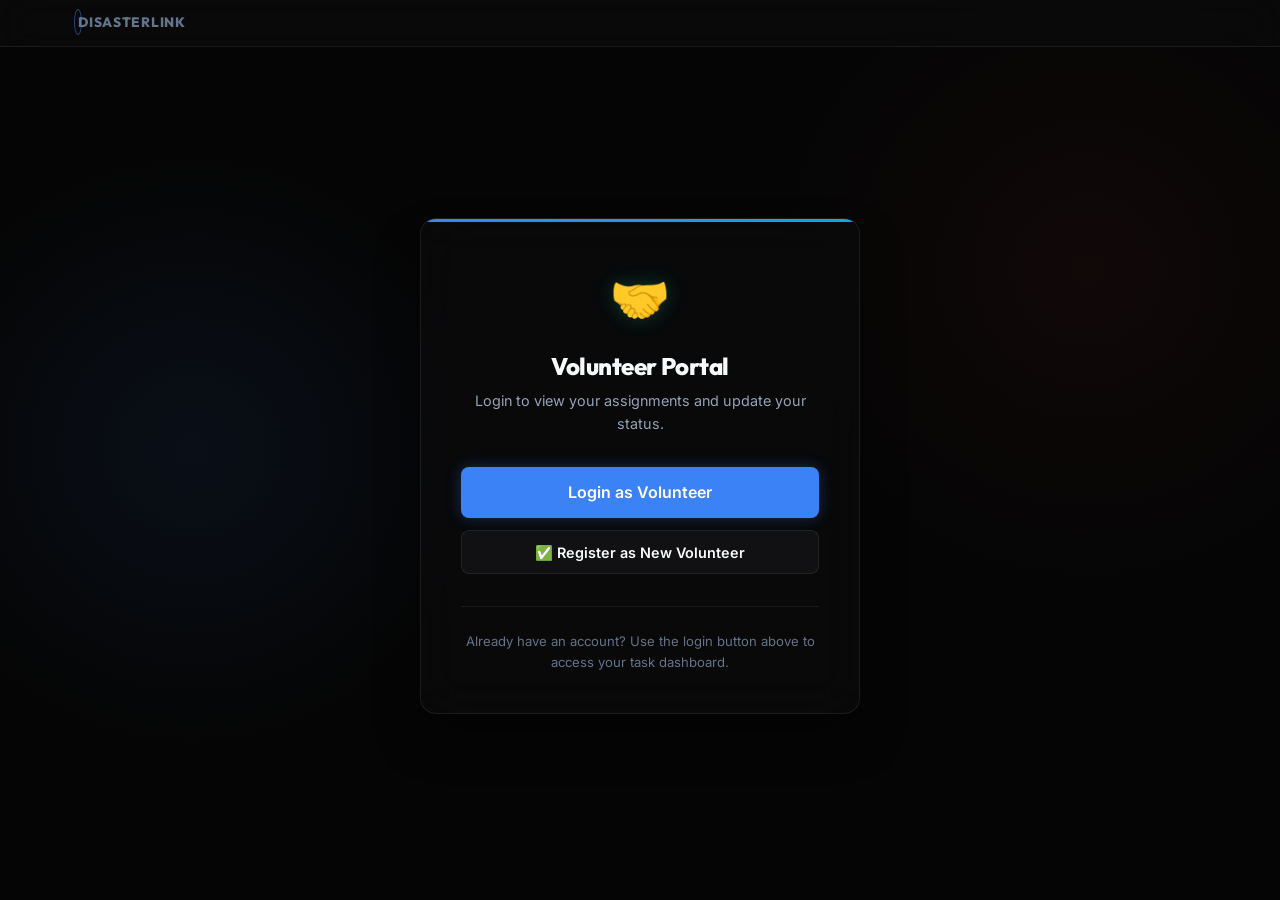
<file: frontend/volunteer.html>
<!DOCTYPE html>
<html lang="en">

<head>
  <meta charset="UTF-8" />
  <meta name="viewport" content="width=device-width, initial-scale=1.0" />
  <title>Volunteer — DisasterLink</title>
  <meta name="description" content="Volunteer portal – view assigned tasks and update your status in real time." />
  <link rel="stylesheet" href="style.css?v=2" />
</head>

<body>

  <!-- Command Bar -->
  <nav class="cmdbar">
    <div class="cmdbar-brand">
      <span class="brand-dot"></span>
      DISASTERLINK
    </div>
    <div class="cmdbar-nav">
    </div>
    <div class="cmdbar-actions" id="volCmdActions" style="display:none;">
      <span id="volNameDisplay" style="font-size:0.85rem;color:var(--text-secondary);font-weight:600;"></span>
      <button class="btn btn-ghost btn-sm" id="volLogoutBtn" style="color:var(--danger);">Logout</button>
    </div>
  </nav>

  <!-- ── LOGIN GATE ─────────────────────────────────────────────────────── -->
  <div id="volLoginGate"
    style="min-height:calc(100vh - 61px);display:flex;align-items:center;justify-content:center;padding:2rem 1rem;">
    <div class="glass-panel auth-wrap" style="padding:2.5rem;max-width:440px;width:100%;text-align:center;">
      <div style="font-size:3rem;margin-bottom:1rem;filter:drop-shadow(0 0 10px rgba(16,185,129,0.3));">🤝</div>
      <h1 style="font-size:1.5rem;font-weight:800;margin-bottom:0.5rem;">Volunteer Portal</h1>
      <p style="color:var(--text-secondary);font-size:0.9rem;margin-bottom:2rem;">Login to view your assignments and
        update your status.</p>
      <div style="display:flex;flex-direction:column;gap:0.75rem;">
        <a href="login.html" class="btn btn-primary btn-full btn-lg">Login as Volunteer</a>
        <a href="volunteer_register.html" class="btn btn-ghost btn-full">✅ Register as New Volunteer</a>
      </div>
      <div style="margin-top:2rem;padding-top:1.5rem;border-top:1px solid var(--border);">
        <p style="font-size:0.82rem;color:var(--text-muted);">Already have an account? Use the login button above to
          access your task dashboard.</p>
      </div>
    </div>
  </div>

  <!-- ── VOLUNTEER DASHBOARD (shown after login) ────────────────────────── -->
  <div id="volDashboard" style="display:none;">
    <div class="page-container" style="max-width:1200px;">

      <div style="text-align:center;margin-bottom:2.5rem;">
        <h1 style="font-size:2rem;font-weight:800;letter-spacing:0.02em;margin-bottom:0.5rem;">🤝 Volunteer Command
          Center</h1>
        <p style="color:var(--text-secondary);font-size:1rem;" id="volWelcomeMsg">Welcome back, volunteer.</p>
      </div>

      <div style="display:flex;flex-direction:column;gap:2rem;align-items:center;max-width:600px;margin:0 auto;">

        <!-- ── Assigned Task Card ────────────────────────────────────────── -->
        <div class="card glass-panel" style="padding:2rem;width:100%;" id="taskCard">
          <h2
            style="font-size:1.05rem;font-weight:700;margin-bottom:1.5rem;display:flex;align-items:center;gap:0.5rem;">
            My Current Assignment
          </h2>
          <div id="taskDetails">
            <div class="spinner-wrap">
              <div class="spinner"></div>Loading assignment…
            </div>
          </div>
        </div>

        <!-- ── Status Update Card ────────────────────────────────────────── -->
        <div class="card glass-panel" style="padding:2rem;width:100%;" id="statusCard">
          <h2
            style="font-size:1.05rem;font-weight:700;margin-bottom:1.25rem;display:flex;align-items:center;gap:0.5rem;">
            Update My Status
          </h2>
          <p style="font-size:0.83rem;color:var(--text-secondary);margin-bottom:1.25rem;line-height:1.5;">Tap to advance
            your status. Admin sees updates in real-time.</p>
          <div style="display:flex;flex-direction:column;gap:0.75rem;">
            <button class="status-btn btn-enroute" id="btnEnRoute" onclick="setVolStatus('EN_ROUTE')">
              EN_ROUTE — I am heading there
            </button>
            <button class="status-btn btn-reached" id="btnReached" onclick="setVolStatus('REACHED')">
              REACHED — I have arrived on scene
            </button>
            <button class="status-btn btn-completed" id="btnCompleted" onclick="setVolStatus('COMPLETED')">
              COMPLETED — Task finished
            </button>
          </div>
          <div id="statusMsg" style="margin-top:1rem;font-size:0.85rem;color:var(--text-muted);"></div>
        </div>

        <!-- ── Live Field Chat ───────────────────────────────────────────── -->
        <div class="card glass-panel" style="padding:1.5rem;width:100%;height:400px;display:flex;flex-direction:column;"
          id="chatCard">
          <h2
            style="font-size:1.05rem;font-weight:700;margin-bottom:1rem;display:flex;align-items:center;justify-content:space-between;">
            <span style="display:flex;align-items:center;gap:0.5rem;">Live Field Chat</span>
            <span
              style="font-size:0.75rem;font-weight:400;color:var(--text-muted);display:flex;align-items:center;gap:0.25rem;">
              <span id="chatGpsStatus" style="color:var(--danger)">GPS Insync</span>
              <button class="btn btn-ghost"
                style="padding:0.2rem 0.4rem;font-size:0.7rem;display:flex;align-items:center;"
                onclick="refreshVolGps()">
                <svg width="14" height="14" viewBox="0 0 24 24" fill="none" stroke="currentColor" stroke-width="2"
                  stroke-linecap="round" stroke-linejoin="round">
                  <polyline points="23 4 23 10 17 10" />
                  <polyline points="1 20 1 14 7 14" />
                  <path d="M3.51 9a9 9 0 0 1 14.85-3.36L23 10M1 14l4.64 4.36A9 9 0 0 0 20.49 15" />
                </svg>
              </button>
            </span>
          </h2>

          <div id="chatMessages"
            style="flex:1;overflow-y:auto;display:flex;flex-direction:column;gap:0.75rem;padding-right:0.5rem;margin-bottom:1rem;font-size:0.85rem;">
            <!-- Messages load here -->
          </div>

          <form id="chatForm" style="display:flex;gap:0.5rem;margin-top:auto;">
            <input type="text" id="chatInput" class="form-control" autocomplete="off"
              placeholder="Type a message to Command Center..." style="flex:1;font-size:0.9rem;padding:0.6rem 0.8rem;"
              required />
            <button type="submit" class="btn btn-primary" style="padding:0 1rem;">Send</button>
          </form>
        </div>

      </div>
    </div>
  </div>

  <div id="toastContainer"></div>
  <script src="script.js?v=2"></script>
  <script>
    // Volunteer auth
    const volToken = localStorage.getItem('dl_vol_token');
    const volId = parseInt(localStorage.getItem('dl_vol_id') || '0');
    const volName = localStorage.getItem('dl_vol_name') || 'Volunteer';

    if (volToken && volId) {
      // Show dashboard
      document.getElementById('volLoginGate').style.display = 'none';
      document.getElementById('volDashboard').style.display = 'block';
      document.getElementById('volCmdActions').style.display = 'flex';
      document.getElementById('volNameDisplay').textContent = volName;
      document.getElementById('volWelcomeMsg').textContent = `Welcome back, ${volName}!`;

      // Load data
      loadVolunteerPage();
      loadMyAssignment();
    }

    // Logout
    document.getElementById('volLogoutBtn').addEventListener('click', () => {
      ['dl_vol_token', 'dl_vol_id', 'dl_vol_name', 'dl_vol_username'].forEach(k => localStorage.removeItem(k));
      window.location.reload();
    });

    async function loadMyAssignment() {
      const detailEl = document.getElementById('taskDetails');
      try {
        const res = await fetch(`${API_BASE}/volunteers/`);
        if (!res.ok) throw new Error();
        const vols = await res.json();
        const me = vols.find(v => v.id === volId);
        if (!me) {
          detailEl.innerHTML = '<p style="color:var(--text-secondary);">Volunteer record not found. Contact admin.</p>';
          return;
        }
        if (!me.assigned_report_id) {
          detailEl.innerHTML = `
            <div style="color:var(--success);font-size:2rem;margin-bottom:0.5rem;">✅</div>
            <div style="font-weight:700;margin-bottom:0.4rem;">No active assignment</div>
            <div style="color:var(--text-secondary);font-size:0.85rem;">You are available. Await dispatch from command center.</div>`;
          disableStatusBtns();
        } else {
          // Load that report
          const repRes = await fetch(`${API_BASE}/reports/`);
          const reports = repRes.ok ? await repRes.json() : [];
          const r = reports.find(x => x.id === me.assigned_report_id);
          const statusCol = {
            'ASSIGNED': 'var(--warning)',
            'EN_ROUTE': 'var(--info)',
            'REACHED': 'var(--primary)',
            'COMPLETED': 'var(--success)'
          };
          const myStatus = me.volunteer_status || 'ASSIGNED';
          detailEl.innerHTML = r ? `
            <div style="display:flex;flex-direction:column;gap:0.75rem;">
              <div style="display:flex;align-items:center;justify-content:space-between;">
                <span style="font-size:0.75rem;font-family:var(--font-heading);text-transform:uppercase;letter-spacing:0.05em;color:var(--text-muted);">Report #${r.id}</span>
                <span style="color:${statusCol[myStatus]};font-weight:700;font-size:0.85rem;">${myStatus}</span>
              </div>
              <div style="font-size:1.2rem;font-weight:800;">${r.disaster_type}</div>
              <div style="font-size:0.85rem;color:var(--text-secondary);">${r.description || 'No description provided.'}</div>
              <div style="display:flex;gap:0.5rem;flex-wrap:wrap;">
                <span class="badge badge-${(r.severity || 'medium').toLowerCase()}">${r.severity}</span>
                <span class="badge badge-${(r.status || 'open').toLowerCase().replace(/\s+/g, '')}">${r.status}</span>
              </div>
              <div style="font-size:0.8rem;color:var(--text-muted);">📍 ${r.latitude.toFixed(4)}, ${r.longitude.toFixed(4)}</div>
            </div>` : `<p style="color:var(--text-secondary);">Assigned to Report #${me.assigned_report_id}</p>`;
          updateStatusBtns(myStatus);
        }
      } catch (e) {
        detailEl.innerHTML = '<p style="color:var(--danger);">Failed to load assignment.</p>';
      }
    }

    function disableStatusBtns() {
      ['btnEnRoute', 'btnReached', 'btnCompleted'].forEach(id => {
        document.getElementById(id).disabled = true;
        document.getElementById(id).style.opacity = '0.4';
      });
    }

    function updateStatusBtns(currentStatus) {
      const order = ['ASSIGNED', 'EN_ROUTE', 'REACHED', 'COMPLETED'];
      const idx = order.indexOf(currentStatus);
      const btnMap = { 'EN_ROUTE': 'btnEnRoute', 'REACHED': 'btnReached', 'COMPLETED': 'btnCompleted' };
      Object.entries(btnMap).forEach(([st, btnId]) => {
        const btn = document.getElementById(btnId);
        const stIdx = order.indexOf(st);
        btn.disabled = stIdx <= idx;
        btn.style.opacity = stIdx <= idx ? '0.4' : '1';
      });
    }

    async function setVolStatus(status) {
      if (!volId) return showToast('Not logged in as volunteer', 'error');

      const btn = document.querySelector(`.status-btn[onclick*="${status}"]`);
      if (btn) btn.disabled = true;

      // Try to get live GPS first
      let lat = null, lon = null;
      try {
        const pos = await new Promise((resolve, reject) => {
          navigator.geolocation.getCurrentPosition(resolve, reject, { timeout: 5000 });
        });
        lat = pos.coords.latitude;
        lon = pos.coords.longitude;
      } catch (e) {
        console.warn("Could not get GPS for status update, sending status only.");
      }

      const payload = {
        volunteer_id: volId,
        status,
        latitude: lat,
        longitude: lon
      };

      try {
        if (!navigator.onLine) throw new Error('offline');
        const res = await fetch(`${API_BASE}/volunteers/status`, {
          method: 'POST',
          headers: { 'Content-Type': 'application/json' },
          body: JSON.stringify(payload)
        });
        if (!res.ok) throw new Error('Failed to update status');
        document.getElementById('statusMsg').textContent = `✅ Status updated to ${status}`;
        showToast(`Status: ${status}`, 'success');
        updateStatusBtns(status);
        // Reload assignment info
        loadMyAssignment();
      } catch (e) {
        if (typeof queueOfflineRequest === 'function') {
          queueOfflineRequest(`${API_BASE}/volunteers/status`, 'POST', payload, `Volunteer Status: ${status}`);
          document.getElementById('statusMsg').textContent = `✅ Status updated to ${status} (saved offline)`;
          showToast(`Status saved offline: ${status}`, 'warning');
          updateStatusBtns(status);
        } else {
          showToast(e.message, 'error');
          if (btn) btn.disabled = false;
        }
      }
    }
  </script>
</body>

</html>
</file>
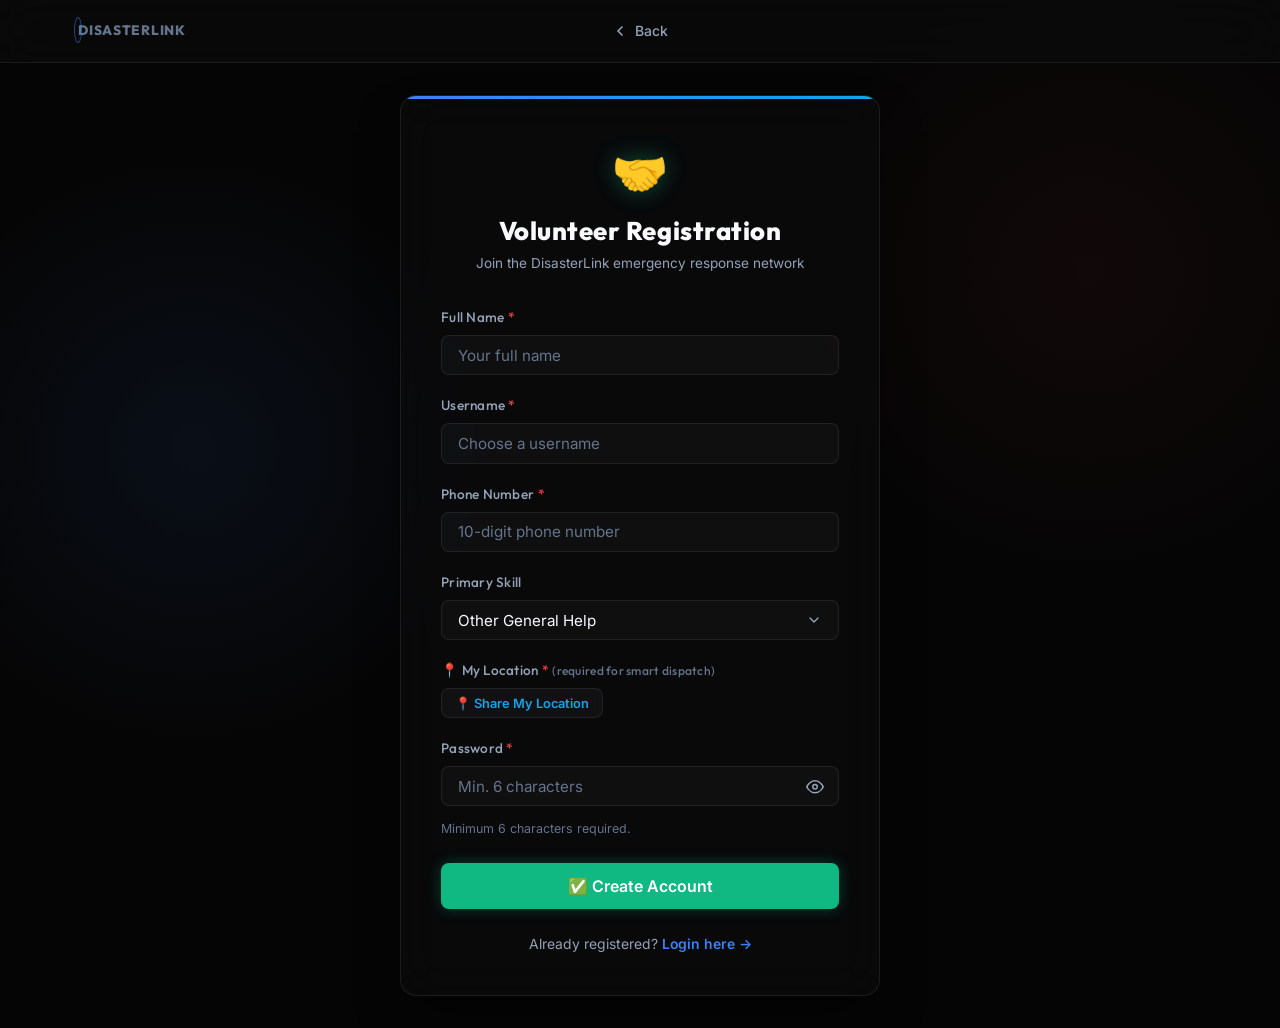
<file: frontend/volunteer_register.html>
<!DOCTYPE html>
<html lang="en">

<head>
  <meta charset="UTF-8" />
  <meta name="viewport" content="width=device-width, initial-scale=1.0" />
  <title>Volunteer Registration — DisasterLink</title>
  <meta name="description"
    content="Register as a DisasterLink volunteer responder to join the emergency response network." />
  <link rel="stylesheet" href="style.css?v=2" />
</head>

<body>

  <!-- Command Bar -->
  <nav class="cmdbar">
    <div class="cmdbar-brand">
      <span class="brand-dot"></span>
      DISASTERLINK
    </div>
    <div class="cmdbar-nav">
      <a href="index.html" class="back-btn">
        <svg width="16" height="16" viewBox="0 0 24 24" fill="none" stroke="currentColor" stroke-width="2.5"
          stroke-linecap="round" stroke-linejoin="round">
          <polyline points="15 18 9 12 15 6" />
        </svg>
        Back
      </a>
    </div>
  </nav>

  <div style="min-height:calc(100vh - 61px);display:flex;align-items:center;justify-content:center;padding:2rem 1rem;">
    <div class="auth-wrap glass-panel" style="padding:2.5rem;max-width:480px;width:100%;">

      <!-- Header -->
      <div style="text-align:center;margin-bottom:2rem;">
        <div style="font-size:2.8rem;margin-bottom:0.5rem;filter:drop-shadow(0 0 12px rgba(16,185,129,0.4));">🤝</div>
        <h1 style="font-size:1.6rem;font-weight:800;letter-spacing:0.02em;">Volunteer Registration</h1>
        <p style="font-size:0.85rem;color:var(--text-secondary);margin-top:0.4rem;">Join the DisasterLink emergency
          response network</p>
      </div>

      <!-- Register Form -->
      <form id="registerForm" novalidate style="display:flex;flex-direction:column;gap:1.25rem;">
        <div class="form-group" style="margin:0;">
          <label class="form-label">Full Name <span style="color:var(--danger);">*</span></label>
          <input type="text" class="form-control" id="regName" required placeholder="Your full name" />
        </div>
        <div class="form-group" style="margin:0;">
          <label class="form-label">Username <span style="color:var(--danger);">*</span></label>
          <input type="text" class="form-control" id="regUsername" required placeholder="Choose a username"
            autocomplete="username" />
        </div>
        <div class="form-group" style="margin:0;">
          <label class="form-label">Phone Number <span style="color:var(--danger);">*</span></label>
          <input type="tel" class="form-control" id="regPhone" required pattern="[0-9]{10}" maxlength="10"
            placeholder="10-digit phone number" />
        </div>
        <div class="form-group" style="margin:0;">
          <label class="form-label">Primary Skill</label>
          <select class="form-control" id="regSkill">
            <option value="Medical">Medical / First Aid</option>
            <option value="Rescue">Search & Rescue</option>
            <option value="Logistics">Logistics & Supply</option>
            <option value="Communication">Communications</option>
            <option value="Other" selected>Other General Help</option>
          </select>
        </div>
        <!-- GPS Location (optional) -->
        <div class="form-group" style="margin:0;">
          <label class="form-label">📍 My Location <span class="req" style="color:var(--danger);">*</span> <span style="font-size:0.75rem;color:var(--text-muted);">(required for smart dispatch)</span></label>
          <div style="display:flex;gap:0.75rem;align-items:center;">
            <button type="button" class="btn btn-ghost btn-sm" id="regGeoBtn" onclick="captureVolunteerLocation()"
              style="color:var(--info);white-space:nowrap;">
              📍 Share My Location
            </button>
            <span id="regGeoStatus" style="font-size:0.8rem;color:var(--text-muted);"></span>
          </div>
          <input type="hidden" id="regLat" />
          <input type="hidden" id="regLng" />
        </div>

        <div class="form-group" style="margin:0;">
          <label class="form-label">Password <span style="color:var(--danger);">*</span></label>
          <div style="position:relative;">
            <input type="password" class="form-control" id="regPassword" required placeholder="Min. 6 characters"
              autocomplete="new-password" style="padding-right:3rem;" />
            <button type="button" onclick="togglePwd()"
              style="position:absolute;right:0.75rem;top:50%;transform:translateY(-50%);background:none;border:none;cursor:pointer;color:var(--text-secondary);padding:0.2rem;display:flex;align-items:center;"
              id="regEye">
              <!-- eye-open icon -->
              <svg id="iconEyeOpen" width="18" height="18" viewBox="0 0 24 24" fill="none" stroke="currentColor" stroke-width="2" stroke-linecap="round" stroke-linejoin="round"><path d="M1 12s4-8 11-8 11 8 11 8-4 8-11 8-11-8-11-8z"/><circle cx="12" cy="12" r="3"/></svg>
              <!-- eye-closed icon (hidden by default) -->
              <svg id="iconEyeClosed" width="18" height="18" viewBox="0 0 24 24" fill="none" stroke="currentColor" stroke-width="2" stroke-linecap="round" stroke-linejoin="round" style="display:none;"><path d="M17.94 17.94A10.07 10.07 0 0 1 12 20c-7 0-11-8-11-8a18.45 18.45 0 0 1 5.06-5.94M9.9 4.24A9.12 9.12 0 0 1 12 4c7 0 11 8 11 8a18.5 18.5 0 0 1-2.16 3.19m-6.72-1.07a3 3 0 1 1-4.24-4.24"/><line x1="1" y1="1" x2="23" y2="23"/></svg>
            </button>
          </div>
          <div style="font-size:0.78rem;color:var(--text-muted);margin-top:0.4rem;">Minimum 6 characters required.</div>
        </div>

        <div id="regError"
          style="display:none;color:var(--danger);font-size:0.85rem;text-align:center;background:rgba(239,68,68,0.1);padding:0.75rem;border-radius:var(--radius-sm);border:1px solid rgba(239,68,68,0.2);">
        </div>
        <div id="regSuccess"
          style="display:none;color:var(--success);font-size:0.85rem;text-align:center;background:rgba(16,185,129,0.1);padding:0.75rem;border-radius:var(--radius-sm);border:1px solid rgba(16,185,129,0.2);">
        </div>

        <button type="submit" class="btn btn-success btn-full btn-lg" id="regBtn"
          style="margin-top:0.25rem;font-size:1rem;">
          ✅ Create Account
        </button>
      </form>

      <div style="margin-top:1.5rem;text-align:center;font-size:0.87rem;color:var(--text-secondary);">
        Already registered? <a href="login.html"
          style="color:var(--primary);font-weight:600;text-decoration:none;">Login here →</a>
      </div>

    </div>
  </div>

  <div id="toastContainer"></div>
  <script src="script.js?v=2"></script>
  <script>
    function togglePwd() {
      const f = document.getElementById('regPassword');
      const open = document.getElementById('iconEyeOpen');
      const closed = document.getElementById('iconEyeClosed');
      if (f.type === 'password') {
        f.type = 'text';
        open.style.display = 'none';
        closed.style.display = 'block';
      } else {
        f.type = 'password';
        open.style.display = 'block';
        closed.style.display = 'none';
      }
    }

    function captureVolunteerLocation() {
      const btn = document.getElementById('regGeoBtn');
      const status = document.getElementById('regGeoStatus');
      if (!navigator.geolocation) { status.textContent = 'Geolocation not supported'; return; }
      btn.disabled = true; btn.textContent = '📡 Locating…';
      navigator.geolocation.getCurrentPosition(
        (pos) => {
          document.getElementById('regLat').value = pos.coords.latitude.toFixed(6);
          document.getElementById('regLng').value = pos.coords.longitude.toFixed(6);
          btn.disabled = false; btn.textContent = '📍 Share My Location';
          status.innerHTML = `<span style="color:var(--success)">✅ ${pos.coords.latitude.toFixed(4)}, ${pos.coords.longitude.toFixed(4)}</span>`;
        },
        () => {
          btn.disabled = false; btn.textContent = '📍 Share My Location';
          status.innerHTML = '<span style="color:var(--danger)">❌ Could not get location</span>';
        },
        { timeout: 10000 }
      );
    }

    document.getElementById('registerForm').addEventListener('submit', async (e) => {
      e.preventDefault();
      const errDiv = document.getElementById('regError');
      const okDiv = document.getElementById('regSuccess');
      errDiv.style.display = 'none';
      okDiv.style.display = 'none';

      const name = document.getElementById('regName').value.trim();
      const username = document.getElementById('regUsername').value.trim();
      const phone = document.getElementById('regPhone').value.trim() || null;
      const password = document.getElementById('regPassword').value;
      const skill = document.getElementById('regSkill').value || 'Other';

      if (!name || !username || !password || !phone) {
        errDiv.textContent = '❌ All fields are required.';
        errDiv.style.display = 'block';
        return;
      }

      const phoneRegex = /^\d{10}$/;
      if (!phoneRegex.test(phone)) {
        errDiv.textContent = '❌ Phone number must be exactly 10 digits.';
        errDiv.style.display = 'block';
        return;
      }
      if (password.length < 6) {
        errDiv.textContent = '❌ Password must be at least 6 characters.';
        errDiv.style.display = 'block';
        return;
      }

      const regLat = document.getElementById('regLat').value;
      const regLng = document.getElementById('regLng').value;

      if (!regLat || !regLng) {
        errDiv.textContent = '❌ Location is required to register as a volunteer.';
        errDiv.style.display = 'block';
        return;
      }

      const btn = document.getElementById('regBtn');
      btn.disabled = true; btn.textContent = 'Creating account…';

      try {
        const regPayload = {
          username, password, name, skill, phone, role: 'volunteer',
          latitude: parseFloat(regLat),
          longitude: parseFloat(regLng),
        };

        const res = await fetch(`${API_BASE}/auth/register`, {
          method: 'POST',
          headers: { 'Content-Type': 'application/json' },
          body: JSON.stringify(regPayload),
        });
        if (!res.ok) {
          const err = await res.json();
          throw new Error(err.detail || 'Registration failed');
        }

        // Also update the volunteer record with GPS if we have it
        if (regLat && regLng) {
          try {
            // Quick login to get volunteer ID, then update via quick register
            const quickLoginRes = await fetch(`${API_BASE}/auth/login`, {
              method: 'POST',
              headers: { 'Content-Type': 'application/json' },
              body: JSON.stringify({ username, password, role: 'volunteer' }),
            });
            if (quickLoginRes.ok) {
              const qData = await quickLoginRes.json();
              if (qData.volunteer_id) {
                await fetch(`${API_BASE}/volunteers/${qData.volunteer_id}`, {
                  method: 'PATCH',
                  headers: { 'Content-Type': 'application/json' },
                  body: JSON.stringify({ assigned_report_id: null })
                });
              }
            }
          } catch (e) { /* GPS update is best-effort */ }
        }

        // Auto-login immediately
        const loginRes = await fetch(`${API_BASE}/auth/login`, {
          method: 'POST',
          headers: { 'Content-Type': 'application/json' },
          body: JSON.stringify({ username, password, role: 'volunteer' }),
        });

        if (loginRes.ok) {
          const authData = await loginRes.json();
          localStorage.setItem('dl_vol_token', authData.token);
          localStorage.setItem('dl_vol_name', authData.name);
          localStorage.setItem('dl_vol_id', authData.volunteer_id);

          okDiv.textContent = '✅ Account created! Entering portal…';
          okDiv.style.display = 'block';
          setTimeout(() => { window.location.href = 'volunteer.html'; }, 1500);
        } else {
          // Fallback if auto-login fails for some reason
          okDiv.textContent = '✅ Account created! Redirecting to login…';
          okDiv.style.display = 'block';
          setTimeout(() => { window.location.href = 'login.html'; }, 1500);
        }

      } catch (err) {
        errDiv.textContent = '❌ ' + err.message;
        errDiv.style.display = 'block';
        btn.disabled = false; btn.textContent = '✅ Create Account';
      }
    });
  </script>
</body>

</html>
</file>
<file: style.css>
@import url('https://fonts.googleapis.com/css2?family=Outfit:wght@300;400;500;600;700;800&family=Inter:wght@300;400;500;600;700&display=swap');

:root {
  /* Core Colors */
  --bg-primary: #050505;
  --bg-secondary: #0a0a0a;
  --bg-card: rgba(18, 18, 18, 0.6);
  --bg-input: rgba(255, 255, 255, 0.03);
  
  /* Accents */
  --primary: #3b82f6;
  --primary-light: #60a5fa;
  --primary-glow: rgba(59, 130, 246, 0.5);
  
  /* Status Colors */
  --danger: #ef4444;
  --danger-glow: rgba(239, 68, 68, 0.5);
  --warning: #f59e0b;
  --warning-glow: rgba(245, 158, 11, 0.5);
  --success: #10b981;
  --success-glow: rgba(16, 185, 129, 0.5);
  --info: #0ea5e9;
  
  /* Text Properties */
  --text-primary: #f8fafc;
  --text-secondary: #94a3b8;
  --text-muted: #64748b;
  
  /* Structural */
  --border: rgba(255, 255, 255, 0.08);
  --border-light: rgba(255, 255, 255, 0.15);
  --shadow: 0 8px 32px rgba(0, 0, 0, 0.4);
  --glass-shadow: 0 4px 30px rgba(0, 0, 0, 0.1);
  --transition: all 0.3s cubic-bezier(0.4, 0, 0.2, 1);
  --radius-sm: 8px;
  --radius: 16px;
  --radius-lg: 24px;
  
  /* Typography */
  --font-heading: 'Outfit', sans-serif;
  --font-body: 'Inter', sans-serif;
}

/* Global Reset & Base */
*, *::before, *::after {
  box-sizing: border-box;
  margin: 0;
  padding: 0;
}

body {
  font-family: var(--font-body);
  background-color: var(--bg-primary);
  background-image: 
    radial-gradient(circle at 15% 50%, rgba(59, 130, 246, 0.08), transparent 25%),
    radial-gradient(circle at 85% 30%, rgba(239, 68, 68, 0.05), transparent 25%);
  background-attachment: fixed;
  color: var(--text-primary);
  line-height: 1.6;
  min-height: 100vh;
  -webkit-font-smoothing: antialiased;
  -moz-osx-font-smoothing: grayscale;
}

a {
  color: inherit;
  text-decoration: none;
  transition: var(--transition);
}

::-webkit-scrollbar {
  width: 8px;
  height: 8px;
}
::-webkit-scrollbar-track {
  background: var(--bg-primary);
}
::-webkit-scrollbar-thumb {
  background: rgba(255,255,255,0.1);
  border-radius: 4px;
}
::-webkit-scrollbar-thumb:hover {
  background: rgba(255,255,255,0.2);
}

h1, h2, h3, h4, h5, h6 {
  font-family: var(--font-heading);
  line-height: 1.2;
  font-weight: 600;
  letter-spacing: -0.02em;
}

/* Layout Containers */
.page-container, .page-full {
  max-width: 1400px;
  margin: 0 auto;
  padding: 2rem;
  animation: fadeIn 0.6s ease-out;
}

.main-layout {
  display: grid;
  grid-template-columns: 2fr 1fr;
  gap: 1.5rem;
  align-items: start;
}

@media (max-width: 1024px) {
  .main-layout {
    grid-template-columns: 1fr;
  }
}

/* Glassmorphism Utilities */
.glass-panel {
  background: rgba(15, 15, 18, 0.4);
  backdrop-filter: blur(24px);
  -webkit-backdrop-filter: blur(24px);
  border: 1px solid rgba(255, 255, 255, 0.06);
  border-top: 1px solid rgba(255, 255, 255, 0.12);
  border-radius: var(--radius);
  box-shadow: 0 16px 32px rgba(0, 0, 0, 0.4), inset 0 1px 0 rgba(255, 255, 255, 0.05);
  transition: var(--transition);
}

.glass-panel:hover {
  border-color: rgba(255, 255, 255, 0.15);
  box-shadow: 0 20px 40px rgba(0, 0, 0, 0.6), inset 0 1px 0 rgba(255, 255, 255, 0.05);
}

/* Command Bar (Navigation) */
.cmdbar {
  background: rgba(10, 10, 10, 0.8);
  backdrop-filter: blur(20px);
  -webkit-backdrop-filter: blur(20px);
  border-bottom: 1px solid var(--border);
  position: sticky;
  top: 0;
  z-index: 1000;
  padding: 0.75rem 2rem;
  display: grid;
  grid-template-columns: 200px 1fr 200px;
  align-items: center;
}

.cmdbar-nav {
  display: flex;
  gap: 0.5rem;
  align-items: center;
  justify-content: center;
}

.cmdbar-actions {
  margin-left: auto;
  display: flex;
  align-items: center;
  gap: 1rem;
}

.cmdbar-brand {
  font-family: var(--font-heading);
  font-weight: 800;
  font-size: 1.25rem;
  letter-spacing: 0.05em;
  display: block;
  text-align: center;
  font-size: 0.85rem;
  color: var(--text-muted);
}

/* ─────────────────────────────────────────────────────────────────────────────
 * AUTHENTICATION & LOGIN UI
 * ─────────────────────────────────────────────────────────────────────────────*/

.auth-wrap {
  box-shadow: 0 25px 50px -12px rgba(0, 0, 0, 0.5);
  border: 1px solid rgba(255, 255, 255, 0.08);
  position: relative;
  overflow: hidden;
}

.auth-wrap::before {
  content: '';
  position: absolute;
  top: 0; left: 0; right: 0; height: 3px;
  background: linear-gradient(90deg, var(--primary), var(--info), var(--primary));
  animation: bgPan 4s ease infinite;
  background-size: 200% auto;
}

.role-tabs {
  background: rgba(0,0,0,0.2);
  padding: 0.35rem;
  border-radius: var(--radius-md);
  box-shadow: inset 0 2px 4px rgba(0,0,0,0.2);
}

.role-tab {
  flex: 1;
  padding: 0.75rem;
  background: transparent;
  border: none;
  font-family: var(--font-heading);
  font-weight: 600;
  font-size: 0.95rem;
  color: var(--text-secondary);
  border-radius: var(--radius-sm);
  cursor: pointer;
  transition: all 0.2s;
  display: flex;
  align-items: center;
  justify-content: center;
  gap: 0.4rem;
}

.role-tab:hover {
  color: var(--text-primary);
  background: rgba(255,255,255,0.05);
}

.role-tab.active {
  background: var(--surface);
  color: var(--text-primary);
  box-shadow: 0 4px 6px -1px rgba(0, 0, 0, 0.1);
}

/* ─────────────────────────────────────────────────────────────────────────────
 * VOLUNTEER STATUS BUTTONS
 * ─────────────────────────────────────────────────────────────────────────────*/

.status-btn {
  display: flex;
  align-items: center;
  justify-content: flex-start;
  padding: 1rem 1.25rem;
  border-radius: var(--radius-md);
  border: 1px solid var(--border);
  background: var(--bg-input);
  color: var(--text-primary);
  font-family: var(--font-heading);
  font-weight: 600;
  font-size: 0.95rem;
  cursor: pointer;
  transition: all 0.2s;
  text-align: left;
}

.status-btn:disabled {
  cursor: not-allowed;
}

.status-btn:not(:disabled):hover {
  transform: translateY(-2px);
  box-shadow: 0 10px 15px -3px rgba(0,0,0,0.3);
}

.status-btn:not(:disabled).btn-enroute:hover { border-color: var(--info); background: rgba(59,130,246,0.1); }
.status-btn:not(:disabled).btn-reached:hover { border-color: var(--primary); background: rgba(139,92,246,0.1); }
.status-btn:not(:disabled).btn-completed:hover { border-color: var(--success); background: rgba(16,185,129,0.1); }


/* ─────────────────────────────────────────────────────────────────────────────
 * ANIMATIONS
 * ─────────────────────────────────────────────────────────────────────────────*/
.brand-dot {
  width: 10px;
  height: 10px;
  background: var(--primary);
  border-radius: 50%;
  box-shadow: 0 0 12px var(--primary-glow);
  position: relative;
}
.brand-dot::after {
  content: '';
  position: absolute;
  inset: -4px;
  border-radius: 50%;
  border: 1px solid var(--primary);
  opacity: 0.5;
  animation: pulse 2s cubic-bezier(0.4, 0, 0.6, 1) infinite;
}

.cmdbar-nav {
  display: flex;
  align-items: center;
  gap: 0.5rem;
}

.cmdbar-nav a {
  padding: 0.5rem 1rem;
  border-radius: 100px;
  font-size: 0.875rem;
  font-weight: 500;
  color: var(--text-secondary);
  display: flex;
  align-items: center;
  gap: 0.4rem;
  position: relative;
  overflow: hidden;
}

.cmdbar-nav a::before {
  content: '';
  position: absolute;
  inset: 0;
  background: var(--text-primary);
  opacity: 0;
  transition: var(--transition);
}

.cmdbar-nav a:hover {
  color: var(--text-primary);
}
.cmdbar-nav a:hover::before {
  opacity: 0.05;
}

.cmdbar-nav a.active {
  color: var(--text-primary);
  background: rgba(255,255,255,0.08);
  border: 1px solid var(--border-light);
}

.nav-icon {
  font-size: 1.1em;
  opacity: 0.8;
  filter: grayscale(0.5);
  transition: var(--transition);
}
.cmdbar-nav a:hover .nav-icon, .cmdbar-nav a.active .nav-icon {
  filter: grayscale(0);
  opacity: 1;
}

/* Typography & Hero */
.hero {
  text-align: center;
  padding: 6rem 1.5rem 4rem;
  position: relative;
}

.hero-badge {
  display: inline-flex;
  align-items: center;
  gap: 0.5rem;
  background: rgba(59, 130, 246, 0.1);
  border: 1px solid rgba(59, 130, 246, 0.2);
  color: var(--primary-light);
  padding: 0.4rem 1rem;
  border-radius: 100px;
  font-size: 0.85rem;
  font-weight: 600;
  margin-bottom: 1.5rem;
  backdrop-filter: blur(10px);
}

.hero h1 {
  font-size: clamp(2.5rem, 6vw, 4.5rem);
  font-weight: 800;
  line-height: 1.1;
  margin-bottom: 1.5rem;
  text-wrap: balance;
}

.hero h1 .highlight {
  background: linear-gradient(135deg, #60a5fa, #3b82f6, #a855f7);
  -webkit-background-clip: text;
  -webkit-text-fill-color: transparent;
  background-clip: text;
  color: transparent;
  display: inline-block;
}

.hero-sub {
  font-size: 1.15rem;
  color: var(--text-secondary);
  max-width: 600px;
  margin: 0 auto 2.5rem;
  text-wrap: balance;
}

/* Buttons */
.btn {
  display: inline-flex;
  align-items: center;
  justify-content: center;
  gap: 0.5rem;
  padding: 0.6rem 1.25rem;
  border: none;
  border-radius: var(--radius-sm);
  font-size: 0.9rem;
  font-weight: 600;
  font-family: var(--font-body);
  cursor: pointer;
  transition: var(--transition);
  position: relative;
  overflow: hidden;
  z-index: 1;
}

.btn::after {
  content: '';
  position: absolute;
  inset: 0;
  background: linear-gradient(rgba(255,255,255,0.1), transparent);
  opacity: 0;
  transition: var(--transition);
  z-index: -1;
}

.btn:hover::after {
  opacity: 1;
}
.btn:hover {
  transform: translateY(-2px);
  box-shadow: 0 4px 12px rgba(0,0,0,0.2);
}
.btn:active {
  transform: translateY(0);
}

.btn-primary {
  background: var(--primary);
  color: #fff;
  box-shadow: 0 0 15px rgba(59, 130, 246, 0.3);
}
.btn-primary:hover {
  box-shadow: 0 0 20px rgba(59, 130, 246, 0.5);
}

.btn-danger {
  background: var(--danger);
  color: #fff;
  box-shadow: 0 0 15px rgba(239, 68, 68, 0.3);
}
.btn-danger:hover {
  box-shadow: 0 0 20px rgba(239, 68, 68, 0.5);
}

.btn-ghost {
  background: rgba(255,255,255,0.03);
  color: var(--text-primary);
  border: 1px solid var(--border);
  backdrop-filter: blur(4px);
}
.btn-ghost:hover {
  background: rgba(255,255,255,0.08);
  border-color: var(--border-light);
}

.btn-lg {
  padding: 0.8rem 1.5rem;
  font-size: 1rem;
}
.btn-sm {
  padding: 0.4rem 0.8rem;
  font-size: 0.8rem;
}
.btn-full {
  width: 100%;
}


/* Form Inputs */
.form-group {
  display: flex;
  flex-direction: column;
  gap: 0.4rem;
  margin-bottom: 1rem;
}

.form-label {
  font-size: 0.85rem;
  font-weight: 500;
  color: var(--text-secondary);
  font-family: var(--font-heading);
  letter-spacing: 0.02em;
}

.form-control, .search-box {
  background: var(--bg-input);
  border: 1px solid var(--border);
  border-radius: var(--radius-sm);
  color: var(--text-primary);
  padding: 0.6rem 1rem;
  font-size: 0.95rem;
  font-family: var(--font-body);
  transition: var(--transition);
  width: 100%;
}

.form-control:focus, .search-box:focus {
  outline: none;
  border-color: var(--primary);
  background: rgba(255,255,255,0.05);
  box-shadow: 0 0 0 3px rgba(59, 130, 246, 0.15);
}

select.form-control option {
  background: #1a1a1f; 
  color: #f8fafc;
}

.form-control::placeholder, .search-box::placeholder {
  color: var(--text-muted);
}

/* Cards & Panels */
.card {
  background: var(--bg-card);
  backdrop-filter: blur(16px);
  -webkit-backdrop-filter: blur(16px);
  border: 1px solid var(--border);
  border-radius: var(--radius);
  box-shadow: var(--glass-shadow);
  padding: 1.5rem;
  transition: var(--transition);
}

.card-header {
  display: flex;
  align-items: center;
  justify-content: space-between;
  margin-bottom: 1.25rem;
  padding-bottom: 0.75rem;
  border-bottom: 1px solid var(--border);
}

.card-title {
  font-size: 1.1rem;
  font-weight: 600;
  font-family: var(--font-heading);
  color: var(--text-primary);
}

/* KPI / Stats */
.stat-grid {
  display: grid;
  grid-template-columns: repeat(auto-fit, minmax(220px, 1fr));
  gap: 1.25rem;
  margin-bottom: 1.5rem;
}

.stat-box {
  background: rgba(10, 10, 12, 0.5);
  backdrop-filter: blur(30px);
  border: 1px solid rgba(255,255,255,0.06);
  border-radius: var(--radius);
  padding: 1.5rem;
  display: flex;
  flex-direction: column;
  position: relative;
  overflow: hidden;
  transition: all 0.4s cubic-bezier(0.4, 0, 0.2, 1);
  box-shadow: inset 0 0 40px rgba(0,0,0,0.5);
}

.stat-box::before {
  content: '';
  position: absolute;
  top: 0;
  left: 0;
  width: 100%;
  height: 4px;
}

.stat-box:hover {
  transform: translateY(-4px);
  border-color: rgba(255,255,255,0.15);
  box-shadow: inset 0 0 20px rgba(255,255,255,0.02), 0 10px 30px rgba(0,0,0,0.5);
}

.stat-box.critical::before { background: linear-gradient(90deg, var(--danger), transparent); }
.stat-box.warning::before { background: linear-gradient(90deg, var(--warning), transparent); }
.stat-box.safe::before { background: linear-gradient(90deg, var(--success), transparent); }
.stat-box.info::before { background: linear-gradient(90deg, var(--info), transparent); }

.s-value {
  font-size: 2.5rem;
  font-weight: 700;
  font-family: var(--font-heading);
  line-height: 1;
  margin-bottom: 0.5rem;
  color: var(--text-primary);
}

.s-label {
  font-size: 0.8rem;
  font-weight: 500;
  color: var(--text-secondary);
  text-transform: uppercase;
  letter-spacing: 0.05em;
}

/* Tables */
.table-wrap {
  overflow-x: auto;
}

table {
  width: 100%;
  border-collapse: collapse;
  min-width: 600px;
}

thead th {
  padding: 1rem 1.25rem;
  text-align: left;
  font-size: 0.75rem;
  font-weight: 700;
  color: var(--text-muted);
  text-transform: uppercase;
  letter-spacing: 0.08em;
  border-bottom: 1px solid rgba(255,255,255,0.08);
  background: rgba(0,0,0,0.4);
  backdrop-filter: blur(10px);
  position: sticky;
  top: 0;
  z-index: 10;
}

tbody tr {
  border-bottom: 1px solid rgba(255,255,255,0.04);
  transition: var(--transition);
}

tbody tr:last-child {
  border-bottom: none;
}

tbody tr:hover {
  background: rgba(255,255,255,0.04);
  transform: scale(1.002);
}

tbody td {
  padding: 1rem;
  font-size: 0.9rem;
  vertical-align: middle;
}

/* Badges */
.badge {
  display: inline-flex;
  align-items: center;
  padding: 0.25rem 0.6rem;
  border-radius: 100px;
  font-size: 0.75rem;
  font-weight: 600;
  letter-spacing: 0.02em;
}

/* Severity Badges */
.badge-critical { background: rgba(239,68,68,0.15); color: #fca5a5; border: 1px solid rgba(239,68,68,0.3); }
.badge-high     { background: rgba(245,158,11,0.15); color: #fcd34d; border: 1px solid rgba(245,158,11,0.3); }
.badge-medium   { background: rgba(59,130,246,0.15); color: #93c5fd; border: 1px solid rgba(59,130,246,0.3); }
.badge-low      { background: rgba(16,185,129,0.15); color: #6ee7b7; border: 1px solid rgba(16,185,129,0.3); }

/* Status Badges */
.badge-open      { background: rgba(239,68,68,0.15); color: #fca5a5; border: 1px solid rgba(239,68,68,0.3); }
.badge-resolving { background: rgba(245,158,11,0.15); color: #fcd34d; border: 1px solid rgba(245,158,11,0.3); }
.badge-resolved  { background: rgba(16,185,129,0.15); color: #6ee7b7; border: 1px solid rgba(16,185,129,0.3); }

/* Type Badges */
.badge-flood      { background: rgba(14,165,233,0.15); color: #7dd3fc; border: 1px solid rgba(14,165,233,0.3); }
.badge-earthquake { background: rgba(180,83,9,0.15); color: #fcd34d; border: 1px solid rgba(180,83,9,0.3); }
.badge-fire       { background: rgba(225,29,72,0.15); color: #fda4af; border: 1px solid rgba(225,29,72,0.3); }
.badge-cyclone    { background: rgba(139,92,246,0.15); color: #c4b5fd; border: 1px solid rgba(139,92,246,0.3); }
.badge-landslide  { background: rgba(6,143,15,0.15); color: #6ee7b7; border: 1px solid rgba(6,143,15,0.3); }
.badge-other      { background: rgba(148,163,184,0.15); color: #cbd5e1; border: 1px solid rgba(148,163,184,0.3); }

/* Tabs */
.tabs {
  display: flex;
  gap: 0.5rem;
  padding: 0.25rem;
  background: rgba(0,0,0,0.3);
  border-radius: var(--radius-sm);
  border: 1px solid var(--border);
  width: fit-content;
}

.tab-btn {
  padding: 0.5rem 1rem;
  background: transparent;
  border: none;
  border-radius: 6px;
  color: var(--text-secondary);
  font-size: 0.85rem;
  font-weight: 500;
  cursor: pointer;
  transition: var(--transition);
}

.tab-btn:hover {
  color: var(--text-primary);
  background: rgba(255,255,255,0.05);
}

.tab-btn.active {
  background: var(--bg-card);
  color: var(--text-primary);
  box-shadow: 0 2px 8px rgba(0,0,0,0.2);
  border: 1px solid var(--border);
}

.tab-content {
  display: none;
  animation: fadeIn 0.4s ease-out;
}
.tab-content.active {
  display: block;
}

/* Map Overrides */
.map-container {
  height: 500px;
  width: 100%;
  position: relative;
  border-radius: 0 0 var(--radius) var(--radius);
  overflow: hidden;
}
#publicIncidentMap, #incidentMap {
  width: 100%;
  height: 100%;
  background: #111; /* Darker map loading background */
}
.leaflet-container {
  font-family: var(--font-body);
}
.leaflet-popup-content-wrapper {
  background: var(--bg-card);
  backdrop-filter: blur(20px);
  -webkit-backdrop-filter: blur(20px);
  color: var(--text-primary);
  border: 1px solid var(--border);
  box-shadow: var(--glass-shadow);
  border-radius: var(--radius-sm);
}
.leaflet-popup-tip {
  background: var(--bg-card);
  border-top: 1px solid var(--border);
  border-left: 1px solid var(--border);
}

/* Map Legend */
.map-legend {
  position: absolute;
  bottom: 1.5rem;
  right: 1.5rem;
  background: rgba(18, 18, 18, 0.85);
  backdrop-filter: blur(12px);
  -webkit-backdrop-filter: blur(12px);
  border: 1px solid var(--border);
  padding: 0.75rem 1rem;
  border-radius: var(--radius-sm);
  z-index: 400; /* Leaflet UI is usually 400+ */
  display: flex;
  flex-direction: column;
  gap: 0.5rem;
  box-shadow: var(--glass-shadow);
}
.legend-item {
  display: flex;
  align-items: center;
  gap: 0.5rem;
  font-size: 0.8rem;
  color: var(--text-secondary);
}
.legend-dot {
  width: 12px;
  height: 12px;
  border-radius: 50%;
  border: 1px solid rgba(255,255,255,0.2);
}

/* Map Filters */
.map-filter-btn {
  background: transparent;
  border: 1px solid transparent;
  color: var(--text-secondary);
  font-size: 0.75rem;
  font-weight: 600;
  padding: 0.3rem 0.6rem;
  border-radius: 100px;
  cursor: pointer;
  transition: var(--transition);
}
.map-filter-btn:hover {
  background: rgba(255,255,255,0.05);
  color: var(--text-primary);
}
.map-filter-btn.active {
  background: rgba(255,255,255,0.1);
  border-color: var(--border);
  color: var(--text-primary);
}

/* Sidebar (Admin) */
.admin-wrap {
  display: flex;
  height: calc(100vh - 61px);
  overflow: hidden;
}
.sidebar {
  width: 280px;
  background: rgba(8, 8, 10, 0.7);
  backdrop-filter: blur(20px);
  border-right: 1px solid rgba(255,255,255,0.08);
  padding: 2rem 1rem;
  display: flex;
  flex-direction: column;
  gap: 0.4rem;
  overflow-y: auto;
}
.admin-main {
  flex: 1;
  padding: 1.5rem;
  overflow-y: auto;
  background: radial-gradient(circle at top right, rgba(59, 130, 246, 0.03), transparent 40%);
}
.sidebar-section {
  font-size: 0.75rem;
  text-transform: uppercase;
  letter-spacing: 0.1em;
  color: var(--text-muted);
  font-weight: 700;
  margin: 1.5rem 0 0.75rem 0.5rem;
}
.sidebar-link {
  display: flex;
  align-items: center;
  gap: 0.75rem;
  padding: 0.75rem 1rem;
  border-radius: var(--radius-sm);
  color: var(--text-secondary);
  font-weight: 500;
  font-size: 0.95rem;
  cursor: pointer;
  transition: all 0.2s;
}
.sidebar-link:hover {
  background: rgba(255, 255, 255, 0.04);
  color: var(--text-primary);
  transform: translateX(4px);
}
.sidebar-link.active {
  background: rgba(59, 130, 246, 0.15);
  color: var(--primary-light);
  border-left: 3px solid var(--primary);
  font-weight: 600;
}

.admin-main {
  flex: 1;
  padding: 2rem;
  min-width: 0; /* fixes flex item overflowing */
}

/* Tickers & Alerts */
.alert-ticker {
  background: rgba(239, 68, 68, 0.15);
  backdrop-filter: blur(10px);
  border-bottom: 1px solid rgba(239, 68, 68, 0.3);
  padding: 0.6rem 2rem;
  display: flex;
  align-items: center;
  gap: 1rem;
  font-size: 0.85rem;
  color: #fca5a5;
}
.ticker-label {
  background: var(--danger);
  color: #fff;
  padding: 0.15rem 0.5rem;
  border-radius: 4px;
  font-weight: 700;
  font-size: 0.75rem;
  letter-spacing: 0.05em;
  animation: pulse 2s infinite;
}
.alert-banner {
  background: rgba(15, 15, 15, 0.85);
  border: 1px solid rgba(239, 68, 68, 0.35);
  border-left: 4px solid var(--danger);
  color: #fff;
  padding: 0.9rem 1.25rem;
  border-radius: var(--radius-sm);
  margin-bottom: 0;
  display: flex;
  align-items: center;
  justify-content: space-between;
  gap: 1rem;
  backdrop-filter: blur(16px);
  -webkit-backdrop-filter: blur(16px);
  box-shadow: 0 4px 24px rgba(0,0,0,0.4);
}
.alert-banner strong {
  font-size: 0.85rem;
  font-weight: 800;
  letter-spacing: 0.03em;
  color: #fff;
}
.alert-banner .alert-meta {
  font-size: 0.82rem;
  color: rgba(255,255,255,0.75);
  margin-top: 0.15rem;
}
.alert-banner.warning {
  border-color: rgba(245, 158, 11, 0.35);
  border-left-color: #f59e0b;
}
.alert-banner.info {
  border-color: rgba(59, 130, 246, 0.35);
  border-left-color: #3b82f6;
}
.alert-banner .alert-btns {
  flex-shrink: 0;
}
.alert-btn {
  background: rgba(255,255,255,0.08);
  border: 1px solid rgba(255,255,255,0.15);
  color: rgba(255,255,255,0.7);
  padding: 0.25rem 0.75rem;
  border-radius: 4px;
  font-size: 0.75rem;
  cursor: pointer;
  font-weight: 600;
  transition: all 0.2s;
  white-space: nowrap;
}
.alert-btn:hover {
  background: rgba(255,255,255,0.15);
  color: #fff;
}
.alert-banner h4 {
  color: #fff;
  margin: 0;
  display: flex;
  align-items: center;
  gap: 0.5rem;
}


/* Toast Notifications */
#toastContainer {
  position: fixed;
  bottom: 2rem;
  right: 2rem;
  display: flex;
  flex-direction: column;
  gap: 0.75rem;
  z-index: 2000;
  pointer-events: none;
}
.toast {
  background: rgba(18, 18, 18, 0.9);
  backdrop-filter: blur(16px);
  -webkit-backdrop-filter: blur(16px);
  border: 1px solid var(--border);
  color: var(--text-primary);
  padding: 1rem 1.25rem;
  border-radius: var(--radius-sm);
  box-shadow: 0 10px 40px rgba(0,0,0,0.5);
  font-size: 0.9rem;
  min-width: 300px;
  max-width: 400px;
  display: flex;
  align-items: flex-start;
  gap: 0.75rem;
  pointer-events: auto;
  animation: slideInRight 0.3s cubic-bezier(0.4, 0, 0.2, 1) forwards;
}
.toast::before {
  content: '🔔';
  font-size: 1.1em;
}
.toast.success { border-left: 3px solid var(--success); }
.toast.success::before { content: '✅'; }
.toast.error { border-left: 3px solid var(--danger); }
.toast.error::before { content: '🚨'; }

/* Modal */
.modal-overlay {
  position: fixed;
  inset: 0;
  background: rgba(0,0,0,0.7);
  backdrop-filter: blur(8px);
  -webkit-backdrop-filter: blur(8px);
  display: flex;
  align-items: center;
  justify-content: center;
  z-index: 1500;
  padding: 1rem;
  opacity: 1;
  transition: opacity 0.3s;
}
.modal-overlay.hidden {
  opacity: 0;
  pointer-events: none;
}
.modal {
  background: var(--bg-card);
  border: 1px solid var(--border-light);
  border-radius: var(--radius);
  width: 100%;
  max-width: 500px;
  box-shadow: 0 25px 50px -12px rgba(0, 0, 0, 0.7);
  padding: 2rem;
  transform: translateY(0);
  transition: transform 0.3s cubic-bezier(0.175, 0.885, 0.32, 1.275);
}
.modal-overlay.hidden .modal {
  transform: translateY(20px);
}
.modal-header {
  display: flex;
  justify-content: space-between;
  align-items: center;
  margin-bottom: 1.5rem;
}
.modal-title {
  font-size: 1.25rem;
  font-family: var(--font-heading);
  font-weight: 600;
}
.modal-close {
  background: transparent;
  border: none;
  color: var(--text-secondary);
  font-size: 1.5rem;
  cursor: pointer;
  line-height: 1;
  padding: 0.25rem;
  border-radius: 4px;
}
.modal-close:hover {
  background: rgba(255,255,255,0.1);
  color: var(--text-primary);
}
.modal-footer {
  display: flex;
  justify-content: flex-end;
  gap: 1rem;
  margin-top: 2rem;
}

/* Spinner */
.spinner-wrap {
  display: flex;
  align-items: center;
  justify-content: center;
  gap: 0.75rem;
  padding: 2rem;
  color: var(--text-secondary);
  font-size: 0.9rem;
}
.spinner {
  width: 20px;
  height: 20px;
  border: 2px solid rgba(255,255,255,0.1);
  border-top-color: var(--primary);
  border-radius: 50%;
  animation: spin 1s linear infinite;
}

/* Utilities & Animations */
.hidden { display: none !important; }
.text-center { text-align: center; }
.mb-1 { margin-bottom: 0.5rem; }
.mb-2 { margin-bottom: 1rem; }
.mb-3 { margin-bottom: 1.5rem; }
.mb-4 { margin-bottom: 2rem; }

/* Floating SOS Button */
.sos-fab {
  position: fixed;
  bottom: 2rem;
  left: 2rem;
  background: linear-gradient(135deg, #ef4444, #b91c1c);
  color: white;
  padding: 1rem 1.5rem;
  border-radius: 100px;
  font-weight: 800;
  font-size: 1.1rem;
  letter-spacing: 0.05em;
  box-shadow: 0 4px 20px rgba(239, 68, 68, 0.4);
  z-index: 1000;
  display: flex;
  align-items: center;
  gap: 0.5rem;
  border: 2px solid rgba(255,255,255,0.2);
  transition: transform 0.3s cubic-bezier(0.175, 0.885, 0.32, 1.275), box-shadow 0.3s;
}
.sos-fab:hover {
  transform: scale(1.05) translateY(-2px);
  box-shadow: 0 8px 25px rgba(239, 68, 68, 0.6);
  color: white;
}

/* Footer */
footer {
  text-align: center;
  padding: 2rem;
  border-top: 1px solid var(--border);
  color: var(--text-muted);
  font-size: 0.8rem;
  background: rgba(0,0,0,0.5);
  margin-top: auto;
}

/* Keyframes */
@keyframes fadeIn {
  from { opacity: 0; transform: translateY(10px); }
  to { opacity: 1; transform: translateY(0); }
}
@keyframes pulse {
  0% { transform: scale(0.95); box-shadow: 0 0 0 0 var(--danger-glow); }
  70% { transform: scale(1); box-shadow: 0 0 0 10px rgba(239, 68, 68, 0); }
  100% { transform: scale(0.95); box-shadow: 0 0 0 0 rgba(239, 68, 68, 0); }
}
@keyframes spin {
  to { transform: rotate(360deg); }
}
@keyframes slideInRight {
  from { opacity: 0; transform: translateX(50px); }
  to { opacity: 1; transform: translateX(0); }
}

@media (max-width: 768px) {
  .cmdbar { padding: 0.75rem 1rem; flex-wrap: wrap; }
  .cmdbar-nav { width: 100%; justify-content: space-between; overflow-x: auto; padding-bottom: 0.5rem; }
  .page-container, .page-full { padding: 1rem; }
  .admin-wrap { flex-direction: column; }
  .sidebar { width: 100%; flex-direction: row; overflow-x: auto; border-right: none; border-bottom: 1px solid var(--border); padding: 0.5rem; }
  .sidebar-section { display: none; }
  .admin-main { padding: 1rem; }
  .hero h1 { font-size: 2.2rem; }
  .sos-fab { bottom: 1rem; left: 1rem; padding: 0.8rem 1.2rem; font-size: 1rem; }
  .weather-stats-grid { grid-template-columns: repeat(2, 1fr); }
  .weather-forecast-grid { grid-template-columns: 1fr; }
}

/* ═══════════════════════════════════════════════════
   WEATHER INTEL STYLES
   ═══════════════════════════════════════════════════ */
.weather-stats-grid {
  display: grid;
  grid-template-columns: repeat(4, 1fr);
  gap: 1rem;
  margin-top: 1.25rem;
}

.weather-stat-card {
  background: rgba(255,255,255,0.03);
  border: 1px solid var(--border);
  border-radius: var(--radius-sm);
  padding: 1.25rem;
  text-align: center;
  transition: var(--transition);
}
.weather-stat-card:hover {
  background: rgba(255,255,255,0.06);
  border-color: var(--border-light);
  transform: translateY(-2px);
}

.weather-stat-icon { font-size: 1.5rem; margin-bottom: 0.5rem; }
.weather-stat-value {
  font-size: 1.6rem;
  font-weight: 700;
  font-family: var(--font-heading);
  color: var(--text-primary);
  margin-bottom: 0.25rem;
}
.weather-stat-label {
  font-size: 0.75rem;
  color: var(--text-muted);
  text-transform: uppercase;
  letter-spacing: 0.06em;
  font-weight: 600;
}

.weather-hazard-banner {
  padding: 1rem 1.25rem;
  border-radius: var(--radius-sm);
  border: 1px solid;
}
.weather-hazard-safe { background: rgba(16,185,129,0.08); border-color: rgba(16,185,129,0.25); color: #6ee7b7; }
.weather-hazard-info { background: rgba(245,158,11,0.08); border-color: rgba(245,158,11,0.25); color: #fcd34d; }
.weather-hazard-warning { background: rgba(239,68,68,0.08); border-color: rgba(239,68,68,0.25); color: #fca5a5; }
.weather-hazard-danger { background: rgba(239,68,68,0.15); border-color: rgba(239,68,68,0.4); color: #fca5a5; animation: pulse-glow 2s infinite; }

@keyframes pulse-glow {
  0%, 100% { box-shadow: 0 0 5px rgba(239,68,68,0.2); }
  50% { box-shadow: 0 0 20px rgba(239,68,68,0.4); }
}

.weather-forecast-grid {
  display: grid;
  grid-template-columns: repeat(3, 1fr);
  gap: 0.75rem;
}
.weather-forecast-day {
  background: rgba(255,255,255,0.03);
  border: 1px solid var(--border);
  border-radius: var(--radius-sm);
  padding: 1rem;
  display: flex;
  flex-direction: column;
  gap: 0.25rem;
  transition: var(--transition);
}
.weather-forecast-day:hover {
  background: rgba(255,255,255,0.06);
  border-color: var(--border-light);
}

/* ═══════════════════════════════════════════════════
   SUPPLY INVENTORY STYLES
   ═══════════════════════════════════════════════════ */
.supply-badge {
  display: inline-flex;
  align-items: center;
  gap: 0.5rem;
  background: rgba(255,255,255,0.04);
  border: 1px solid var(--border);
  border-radius: var(--radius-sm);
  padding: 0.5rem 0.75rem;
  font-size: 0.85rem;
  transition: var(--transition);
}
.supply-badge:hover {
  background: rgba(255,255,255,0.08);
  border-color: var(--border-light);
}
.supply-del-btn {
  background: transparent;
  border: none;
  color: var(--text-muted);
  cursor: pointer;
  font-size: 0.7rem;
  padding: 0 0.25rem;
  transition: var(--transition);
}
.supply-del-btn:hover {
  color: var(--danger);
}

.supply-mini-badge {
  display: inline-flex;
  align-items: center;
  gap: 0.2rem;
  background: rgba(59,130,246,0.1);
  border: 1px solid rgba(59,130,246,0.2);
  border-radius: 100px;
  padding: 0.15rem 0.5rem;
  font-size: 0.7rem;
  font-weight: 600;
  color: #93c5fd;
}

/* ═══════════════════════════════════════════════════
   DANGER ZONE MAP STYLES
   ═══════════════════════════════════════════════════ */
.danger-zone-circle {
  animation: danger-pulse 3s ease-in-out infinite;
}
@keyframes danger-pulse {
  0%, 100% { opacity: 0.6; }
  50% { opacity: 1; }
}

/* ═══════════════════════════════════════════════════
   LIVE FEED PANEL STYLES
   ═══════════════════════════════════════════════════ */
#liveFeedPanel::-webkit-scrollbar { width: 4px; }
#liveFeedPanel::-webkit-scrollbar-track { background: transparent; }
#liveFeedPanel::-webkit-scrollbar-thumb { background: var(--border); border-radius: 4px; }

.live-entry {
  display: flex;
  align-items: flex-start;
  gap: 0.5rem;
  padding: 0.4rem 0.6rem;
  border-radius: var(--radius-sm);
  font-size: 0.8rem;
  background: rgba(255,255,255,0.02);
  border-left: 2px solid var(--border);
  animation: fadeIn 0.3s ease-out;
}
.live-entry.report  { border-left-color: var(--danger); }
.live-entry.dispatch { border-left-color: var(--primary); }
.live-entry.alert   { border-left-color: var(--warning); }

/* ── Keyframe Animations ──────────────────────────────────────────────────── */

@keyframes pulse {
  0%   { box-shadow: 0 0 0 0 rgba(239, 68, 68, 0.7); }
  70%  { box-shadow: 0 0 0 14px rgba(239, 68, 68, 0); }
  100% { box-shadow: 0 0 0 0 rgba(239, 68, 68, 0); }
}

@keyframes fadeIn {
  from { opacity: 0; transform: translateY(6px); }
  to   { opacity: 1; transform: translateY(0); }
}

@keyframes slideIn {
  from { opacity: 0; transform: translateX(40px); }
  to   { opacity: 1; transform: translateX(0); }
}

@keyframes spin {
  to { transform: rotate(360deg); }
}

/* SOS Button */
#btnQuickSos {
  position: fixed;
  bottom: 2rem;
  right: 2rem;
  width: 5rem;
  height: 5rem;
  border-radius: 50%;
  background: var(--danger);
  border: none;
  box-shadow: 0 0 30px rgba(239, 68, 68, 0.8);
  z-index: 9999;
  font-size: 2.2rem;
  display: flex;
  align-items: center;
  justify-content: center;
  cursor: pointer;
  animation: pulse 2s infinite;
}
#btnQuickSos:hover {
  transform: scale(1.1);
  box-shadow: 0 0 45px rgba(239, 68, 68, 1);
}
</file>
<file: frontend/style.css>
@import url('https://fonts.googleapis.com/css2?family=Outfit:wght@300;400;500;600;700;800&family=Inter:wght@300;400;500;600;700&display=swap');

:root {
  /* Core Colors */
  --bg-primary: #050505;
  --bg-secondary: #0a0a0a;
  --bg-card: rgba(18, 18, 18, 0.6);
  --bg-input: rgba(255, 255, 255, 0.03);
  
  /* Accents */
  --primary: #3b82f6;
  --primary-light: #60a5fa;
  --primary-glow: rgba(59, 130, 246, 0.5);
  
  /* Status Colors */
  --danger: #ef4444;
  --danger-glow: rgba(239, 68, 68, 0.5);
  --warning: #f59e0b;
  --warning-glow: rgba(245, 158, 11, 0.5);
  --success: #10b981;
  --success-glow: rgba(16, 185, 129, 0.5);
  --info: #0ea5e9;
  
  /* Text Properties */
  --text-primary: #f8fafc;
  --text-secondary: #94a3b8;
  --text-muted: #64748b;
  
  /* Structural */
  --border: rgba(255, 255, 255, 0.08);
  --border-light: rgba(255, 255, 255, 0.15);
  --shadow: 0 8px 32px rgba(0, 0, 0, 0.4);
  --glass-shadow: 0 4px 30px rgba(0, 0, 0, 0.1);
  --transition: all 0.3s cubic-bezier(0.4, 0, 0.2, 1);
  --radius-sm: 8px;
  --radius: 16px;
  --radius-lg: 24px;
  
  /* Typography */
  --font-heading: 'Outfit', sans-serif;
  --font-body: 'Inter', sans-serif;
}

/* Global Reset & Base */
*, *::before, *::after {
  box-sizing: border-box;
  margin: 0;
  padding: 0;
}

body {
  font-family: var(--font-body);
  background-color: var(--bg-primary);
  background-image: 
    radial-gradient(circle at 15% 50%, rgba(59, 130, 246, 0.08), transparent 25%),
    radial-gradient(circle at 85% 30%, rgba(239, 68, 68, 0.05), transparent 25%);
  background-attachment: fixed;
  color: var(--text-primary);
  line-height: 1.6;
  min-height: 100vh;
  -webkit-font-smoothing: antialiased;
  -moz-osx-font-smoothing: grayscale;
}

a {
  color: inherit;
  text-decoration: none;
  transition: var(--transition);
}

::-webkit-scrollbar {
  width: 8px;
  height: 8px;
}
::-webkit-scrollbar-track {
  background: var(--bg-primary);
}
::-webkit-scrollbar-thumb {
  background: rgba(255,255,255,0.1);
  border-radius: 4px;
}
::-webkit-scrollbar-thumb:hover {
  background: rgba(255,255,255,0.2);
}

h1, h2, h3, h4, h5, h6 {
  font-family: var(--font-heading);
  line-height: 1.2;
  font-weight: 600;
  letter-spacing: -0.02em;
}

/* Layout Containers */
.page-container, .page-full {
  max-width: 1400px;
  margin: 0 auto;
  padding: 2rem;
  animation: fadeIn 0.6s ease-out;
}

.main-layout {
  display: grid;
  grid-template-columns: 2fr 1fr;
  gap: 1.5rem;
  align-items: start;
}

@media (max-width: 1024px) {
  .main-layout {
    grid-template-columns: 1fr;
  }
}

.two-col-layout {
  display: grid;
  grid-template-columns: 380px 1fr;
  gap: 1.25rem;
  align-items: start;
}

/* Glassmorphism Utilities */
.glass-panel {
  background: rgba(15, 15, 18, 0.4);
  backdrop-filter: blur(24px);
  -webkit-backdrop-filter: blur(24px);
  border: 1px solid rgba(255, 255, 255, 0.06);
  border-top: 1px solid rgba(255, 255, 255, 0.12);
  border-radius: var(--radius);
  box-shadow: 0 16px 32px rgba(0, 0, 0, 0.4), inset 0 1px 0 rgba(255, 255, 255, 0.05);
  transition: var(--transition);
}

.glass-panel:hover {
  border-color: rgba(255, 255, 255, 0.15);
  box-shadow: 0 20px 40px rgba(0, 0, 0, 0.6), inset 0 1px 0 rgba(255, 255, 255, 0.05);
}

/* Command Bar (Navigation) */
.cmdbar {
  background: rgba(10, 10, 10, 0.8);
  backdrop-filter: blur(20px);
  -webkit-backdrop-filter: blur(20px);
  border-bottom: 1px solid var(--border);
  position: sticky;
  top: 0;
  z-index: 1000;
  padding: 0.75rem 2rem;
  display: grid;
  grid-template-columns: 200px 1fr 200px;
  align-items: center;
}

.cmdbar-nav {
  display: flex;
  gap: 0.5rem;
  align-items: center;
  justify-content: center;
}

.cmdbar-actions {
  margin-left: auto;
  display: flex;
  align-items: center;
  gap: 1rem;
}

.cmdbar-brand {
  font-family: var(--font-heading);
  font-weight: 800;
  font-size: 1.25rem;
  letter-spacing: 0.05em;
  display: block;
  text-align: center;
  font-size: 0.85rem;
  color: var(--text-muted);
}

/* ─────────────────────────────────────────────────────────────────────────────
 * AUTHENTICATION & LOGIN UI
 * ─────────────────────────────────────────────────────────────────────────────*/

.auth-wrap {
  box-shadow: 0 25px 50px -12px rgba(0, 0, 0, 0.5);
  border: 1px solid rgba(255, 255, 255, 0.08);
  position: relative;
  overflow: hidden;
}

.auth-wrap::before {
  content: '';
  position: absolute;
  top: 0; left: 0; right: 0; height: 3px;
  background: linear-gradient(90deg, var(--primary), var(--info), var(--primary));
  animation: bgPan 4s ease infinite;
  background-size: 200% auto;
}

.role-tabs {
  background: rgba(0,0,0,0.2);
  padding: 0.35rem;
  border-radius: var(--radius-md);
  box-shadow: inset 0 2px 4px rgba(0,0,0,0.2);
}

.role-tab {
  flex: 1;
  padding: 0.75rem;
  background: transparent;
  border: none;
  font-family: var(--font-heading);
  font-weight: 600;
  font-size: 0.95rem;
  color: var(--text-secondary);
  border-radius: var(--radius-sm);
  cursor: pointer;
  transition: all 0.2s;
  display: flex;
  align-items: center;
  justify-content: center;
  gap: 0.4rem;
}

.role-tab:hover {
  color: var(--text-primary);
  background: rgba(255,255,255,0.05);
}

.role-tab.active {
  background: var(--surface);
  color: var(--text-primary);
  box-shadow: 0 4px 6px -1px rgba(0, 0, 0, 0.1);
}

/* ─────────────────────────────────────────────────────────────────────────────
 * VOLUNTEER STATUS BUTTONS
 * ─────────────────────────────────────────────────────────────────────────────*/

.status-btn {
  display: flex;
  align-items: center;
  justify-content: flex-start;
  padding: 1rem 1.25rem;
  border-radius: var(--radius-md);
  border: 1px solid var(--border);
  background: var(--bg-input);
  color: var(--text-primary);
  font-family: var(--font-heading);
  font-weight: 600;
  font-size: 0.95rem;
  cursor: pointer;
  transition: all 0.2s;
  text-align: left;
}

.status-btn:disabled {
  cursor: not-allowed;
}

.status-btn:not(:disabled):hover {
  transform: translateY(-2px);
  box-shadow: 0 10px 15px -3px rgba(0,0,0,0.3);
}

.status-btn:not(:disabled).btn-enroute:hover { border-color: var(--info); background: rgba(59,130,246,0.1); }
.status-btn:not(:disabled).btn-reached:hover { border-color: var(--primary); background: rgba(139,92,246,0.1); }
.status-btn:not(:disabled).btn-completed:hover { border-color: var(--success); background: rgba(16,185,129,0.1); }


/* ─────────────────────────────────────────────────────────────────────────────
 * ANIMATIONS
 * ─────────────────────────────────────────────────────────────────────────────*/
.brand-dot {
  width: 10px;
  height: 10px;
  background: var(--primary);
  border-radius: 50%;
  box-shadow: 0 0 12px var(--primary-glow);
  position: relative;
}
.brand-dot::after {
  content: '';
  position: absolute;
  inset: -4px;
  border-radius: 50%;
  border: 1px solid var(--primary);
  opacity: 0.5;
  animation: pulse 2s cubic-bezier(0.4, 0, 0.6, 1) infinite;
}

.cmdbar-nav {
  display: flex;
  align-items: center;
  gap: 0.5rem;
}

.cmdbar-nav a {
  padding: 0.5rem 1rem;
  border-radius: 100px;
  font-size: 0.875rem;
  font-weight: 500;
  color: var(--text-secondary);
  display: flex;
  align-items: center;
  gap: 0.4rem;
  position: relative;
  overflow: hidden;
}

.cmdbar-nav a::before {
  content: '';
  position: absolute;
  inset: 0;
  background: var(--text-primary);
  opacity: 0;
  transition: var(--transition);
}

.cmdbar-nav a:hover {
  color: var(--text-primary);
}
.cmdbar-nav a:hover::before {
  opacity: 0.05;
}

.cmdbar-nav a.active {
  color: var(--text-primary);
  background: rgba(255,255,255,0.08);
  border: 1px solid var(--border-light);
}

.nav-icon {
  font-size: 1.1em;
  opacity: 0.8;
  filter: grayscale(0.5);
  transition: var(--transition);
}
.cmdbar-nav a:hover .nav-icon, .cmdbar-nav a.active .nav-icon {
  filter: grayscale(0);
  opacity: 1;
}

/* Typography & Hero */
.hero {
  text-align: center;
  padding: 6rem 1.5rem 4rem;
  position: relative;
}

.hero-badge {
  display: inline-flex;
  align-items: center;
  gap: 0.5rem;
  background: rgba(59, 130, 246, 0.1);
  border: 1px solid rgba(59, 130, 246, 0.2);
  color: var(--primary-light);
  padding: 0.4rem 1rem;
  border-radius: 100px;
  font-size: 0.85rem;
  font-weight: 600;
  margin-bottom: 1.5rem;
  backdrop-filter: blur(10px);
}

.hero h1 {
  font-size: clamp(2.5rem, 6vw, 4.5rem);
  font-weight: 800;
  line-height: 1.1;
  margin-bottom: 1.5rem;
  text-wrap: balance;
}

.hero h1 .highlight {
  background: linear-gradient(135deg, #60a5fa, #3b82f6, #a855f7);
  -webkit-background-clip: text;
  -webkit-text-fill-color: transparent;
  background-clip: text;
  color: transparent;
  display: inline-block;
}

.hero-sub {
  font-size: 1.15rem;
  color: var(--text-secondary);
  max-width: 600px;
  margin: 0 auto 2.5rem;
  text-wrap: balance;
}

/* Buttons */
.btn {
  display: inline-flex;
  align-items: center;
  justify-content: center;
  gap: 0.5rem;
  padding: 0.6rem 1.25rem;
  border: none;
  border-radius: var(--radius-sm);
  font-size: 0.9rem;
  font-weight: 600;
  font-family: var(--font-body);
  cursor: pointer;
  transition: var(--transition);
  position: relative;
  overflow: hidden;
  z-index: 1;
}

.btn::after {
  content: '';
  position: absolute;
  inset: 0;
  background: linear-gradient(rgba(255,255,255,0.1), transparent);
  opacity: 0;
  transition: var(--transition);
  z-index: -1;
}

.btn:hover::after {
  opacity: 1;
}
.btn:hover {
  transform: translateY(-2px);
  box-shadow: 0 4px 12px rgba(0,0,0,0.2);
}
.btn:active {
  transform: translateY(0);
}

.btn-primary {
  background: var(--primary);
  color: #fff;
  box-shadow: 0 0 15px rgba(59, 130, 246, 0.3);
}
.btn-primary:hover {
  box-shadow: 0 0 20px rgba(59, 130, 246, 0.5);
}

.btn-danger {
  background: var(--danger);
  color: #fff;
  box-shadow: 0 0 15px rgba(239, 68, 68, 0.3);
}
.btn-danger:hover {
  box-shadow: 0 0 20px rgba(239, 68, 68, 0.5);
}

.btn-success {
  background: var(--success);
  color: #fff;
  box-shadow: 0 0 15px rgba(16, 185, 129, 0.3);
}
.btn-success:hover {
  box-shadow: 0 0 20px rgba(16, 185, 129, 0.5);
}

.btn-warning {
  background: var(--warning);
  color: #fff;
  box-shadow: 0 0 15px rgba(245, 158, 11, 0.3);
}
.btn-warning:hover {
  box-shadow: 0 0 20px rgba(245, 158, 11, 0.5);
}

.btn-ghost {
  background: rgba(255,255,255,0.03);
  color: var(--text-primary);
  border: 1px solid var(--border);
  backdrop-filter: blur(4px);
}
.btn-ghost:hover {
  background: rgba(255,255,255,0.08);
  border-color: var(--border-light);
}

.btn-lg {
  padding: 0.8rem 1.5rem;
  font-size: 1rem;
}
.btn-sm {
  padding: 0.4rem 0.8rem;
  font-size: 0.8rem;
}
.btn-full {
  width: 100%;
}


.form-grid {
  display: grid;
  grid-template-columns: repeat(2, 1fr);
  gap: 1.25rem;
}

/* Form Inputs */
.form-group {
  display: flex;
  flex-direction: column;
  gap: 0.4rem;
  margin-bottom: 1rem;
}

.form-label {
  font-size: 0.85rem;
  font-weight: 500;
  color: var(--text-secondary);
  font-family: var(--font-heading);
  letter-spacing: 0.02em;
}

.form-control, .search-box {
  background: var(--bg-input);
  border: 1px solid var(--border);
  border-radius: var(--radius-sm);
  color: var(--text-primary);
  padding: 0.6rem 1rem;
  font-size: 0.95rem;
  font-family: var(--font-body);
  transition: var(--transition);
  width: 100%;
}

.form-control:focus, .search-box:focus {
  outline: none;
  border-color: var(--primary);
  background: rgba(255,255,255,0.05);
  box-shadow: 0 0 0 3px rgba(59, 130, 246, 0.15);
}

select.form-control {
  appearance: none !important;
  -webkit-appearance: none !important;
  -moz-appearance: none !important;
  background-color: var(--bg-input);
  background-image: url("data:image/svg+xml;charset=UTF-8,%3Csvg xmlns='http://www.w3.org/2000/svg' width='24' height='24' viewBox='0 0 24 24' fill='none' stroke='%2394a3b8' stroke-width='2' stroke-linecap='round' stroke-linejoin='round'%3e%3cpolyline points='6 9 12 15 18 9'%3e%3c/polyline%3e%3c/svg%3e") !important;
  background-repeat: no-repeat !important;
  background-position: right 1rem center !important;
  background-size: 16px !important;
  padding-right: 2.5rem;
  cursor: pointer;
}
select.form-control:focus {
  background-color: rgba(255,255,255,0.05);
}
select.form-control option {
  background-color: #161b22; 
  color: #c9d1d9;
  font-size: 0.95rem;
  padding: 0.5rem;
}

.form-control::placeholder, .search-box::placeholder {
  color: var(--text-muted);
}

/* Cards & Panels */
.card {
  background: var(--bg-card);
  backdrop-filter: blur(16px);
  -webkit-backdrop-filter: blur(16px);
  border: 1px solid var(--border);
  border-radius: var(--radius);
  box-shadow: var(--glass-shadow);
  padding: 1.5rem;
  transition: var(--transition);
}

.card-header {
  display: flex;
  align-items: center;
  justify-content: space-between;
  margin-bottom: 1.25rem;
  padding-bottom: 0.75rem;
  border-bottom: 1px solid var(--border);
}

.card-title {
  font-size: 1.1rem;
  font-weight: 600;
  font-family: var(--font-heading);
  color: var(--text-primary);
}

/* KPI / Stats */
.stat-grid {
  display: grid;
  grid-template-columns: repeat(auto-fit, minmax(220px, 1fr));
  gap: 1.25rem;
  margin-bottom: 1.5rem;
}

.stat-box {
  background: rgba(10, 10, 12, 0.5);
  backdrop-filter: blur(30px);
  border: 1px solid rgba(255,255,255,0.06);
  border-radius: var(--radius);
  padding: 1.5rem;
  display: flex;
  flex-direction: column;
  position: relative;
  overflow: hidden;
  transition: all 0.4s cubic-bezier(0.4, 0, 0.2, 1);
  box-shadow: inset 0 0 40px rgba(0,0,0,0.5);
}

.stat-box::before {
  content: '';
  position: absolute;
  top: 0;
  left: 0;
  width: 100%;
  height: 4px;
}

.stat-box:hover {
  transform: translateY(-4px);
  border-color: rgba(255,255,255,0.15);
  box-shadow: inset 0 0 20px rgba(255,255,255,0.02), 0 10px 30px rgba(0,0,0,0.5);
}

.stat-box.critical::before { background: linear-gradient(90deg, var(--danger), transparent); }
.stat-box.warning::before { background: linear-gradient(90deg, var(--warning), transparent); }
.stat-box.safe::before { background: linear-gradient(90deg, var(--success), transparent); }
.stat-box.info::before { background: linear-gradient(90deg, var(--info), transparent); }

.s-value {
  font-size: 2.5rem;
  font-weight: 700;
  font-family: var(--font-heading);
  line-height: 1;
  margin-bottom: 0.5rem;
  color: var(--text-primary);
}

.s-label {
  font-size: 0.8rem;
  font-weight: 500;
  color: var(--text-secondary);
  text-transform: uppercase;
  letter-spacing: 0.05em;
}

/* Tables */
.table-wrap, .table-wrapper {
  overflow-x: auto;
  -webkit-overflow-scrolling: touch;
}

table {
  width: 100%;
  border-collapse: collapse;
  min-width: 600px;
}

thead th {
  padding: 1rem 1.25rem;
  text-align: left;
  font-size: 0.75rem;
  font-weight: 700;
  color: var(--text-muted);
  text-transform: uppercase;
  letter-spacing: 0.08em;
  border-bottom: 1px solid rgba(255,255,255,0.08);
  background: rgba(0,0,0,0.4);
  backdrop-filter: blur(10px);
  position: sticky;
  top: 0;
  z-index: 10;
}

tbody tr {
  border-bottom: 1px solid rgba(255,255,255,0.04);
  transition: var(--transition);
}

tbody tr:last-child {
  border-bottom: none;
}

tbody tr:hover {
  background: rgba(255,255,255,0.04);
  transform: scale(1.002);
}

tbody td {
  padding: 1rem;
  font-size: 0.9rem;
  vertical-align: middle;
}

/* Badges */
.badge {
  display: inline-flex;
  align-items: center;
  padding: 0.25rem 0.6rem;
  border-radius: 100px;
  font-size: 0.75rem;
  font-weight: 600;
  letter-spacing: 0.02em;
}

/* Severity Badges */
.badge-critical { background: rgba(239,68,68,0.15); color: #fca5a5; border: 1px solid rgba(239,68,68,0.3); }
.badge-high     { background: rgba(245,158,11,0.15); color: #fcd34d; border: 1px solid rgba(245,158,11,0.3); }
.badge-medium   { background: rgba(59,130,246,0.15); color: #93c5fd; border: 1px solid rgba(59,130,246,0.3); }
.badge-low      { background: rgba(16,185,129,0.15); color: #6ee7b7; border: 1px solid rgba(16,185,129,0.3); }

/* Status Badges */
.badge-open      { background: rgba(239,68,68,0.15); color: #fca5a5; border: 1px solid rgba(239,68,68,0.3); }
.badge-resolving { background: rgba(245,158,11,0.15); color: #fcd34d; border: 1px solid rgba(245,158,11,0.3); }
.badge-resolved  { background: rgba(16,185,129,0.15); color: #6ee7b7; border: 1px solid rgba(16,185,129,0.3); }

/* Type Badges */
.badge-flood      { background: rgba(14,165,233,0.15); color: #7dd3fc; border: 1px solid rgba(14,165,233,0.3); }
.badge-earthquake { background: rgba(180,83,9,0.15); color: #fcd34d; border: 1px solid rgba(180,83,9,0.3); }
.badge-fire       { background: rgba(225,29,72,0.15); color: #fda4af; border: 1px solid rgba(225,29,72,0.3); }
.badge-cyclone    { background: rgba(139,92,246,0.15); color: #c4b5fd; border: 1px solid rgba(139,92,246,0.3); }
.badge-landslide  { background: rgba(6,143,15,0.15); color: #6ee7b7; border: 1px solid rgba(6,143,15,0.3); }
.badge-other      { background: rgba(148,163,184,0.15); color: #cbd5e1; border: 1px solid rgba(148,163,184,0.3); }

/* Tabs */
.tabs {
  display: flex;
  gap: 0.5rem;
  padding: 0.25rem;
  background: rgba(0,0,0,0.3);
  border-radius: var(--radius-sm);
  border: 1px solid var(--border);
  width: fit-content;
}

.tab-btn {
  padding: 0.5rem 1rem;
  background: transparent;
  border: none;
  border-radius: 6px;
  color: var(--text-secondary);
  font-size: 0.85rem;
  font-weight: 500;
  cursor: pointer;
  transition: var(--transition);
}

.tab-btn:hover {
  color: var(--text-primary);
  background: rgba(255,255,255,0.05);
}

.tab-btn.active {
  background: var(--bg-card);
  color: var(--text-primary);
  box-shadow: 0 2px 8px rgba(0,0,0,0.2);
  border: 1px solid var(--border);
}

.tab-content {
  display: none;
  animation: fadeIn 0.4s ease-out;
}
.tab-content.active {
  display: block;
}

/* Map Overrides */
.map-container {
  height: 500px;
  width: 100%;
  position: relative;
  border-radius: 0 0 var(--radius) var(--radius);
  overflow: hidden;
}
#publicIncidentMap, #incidentMap {
  width: 100%;
  height: 100%;
  background: #111; /* Darker map loading background */
}
.leaflet-container {
  font-family: var(--font-body);
}
.leaflet-popup-content-wrapper {
  background: var(--bg-card);
  backdrop-filter: blur(20px);
  -webkit-backdrop-filter: blur(20px);
  color: var(--text-primary);
  border: 1px solid var(--border);
  box-shadow: var(--glass-shadow);
  border-radius: var(--radius-sm);
}
.leaflet-popup-tip {
  background: var(--bg-card);
  border-top: 1px solid var(--border);
  border-left: 1px solid var(--border);
}

/* Map Legend */
.map-legend {
  position: absolute;
  bottom: 1.5rem;
  right: 1.5rem;
  background: rgba(18, 18, 18, 0.85);
  backdrop-filter: blur(12px);
  -webkit-backdrop-filter: blur(12px);
  border: 1px solid var(--border);
  padding: 0.75rem 1rem;
  border-radius: var(--radius-sm);
  z-index: 400; /* Leaflet UI is usually 400+ */
  display: flex;
  flex-direction: column;
  gap: 0.5rem;
  box-shadow: var(--glass-shadow);
}
.legend-item {
  display: flex;
  align-items: center;
  gap: 0.5rem;
  font-size: 0.8rem;
  color: var(--text-secondary);
}
.legend-dot {
  width: 12px;
  height: 12px;
  border-radius: 50%;
  border: 1px solid rgba(255,255,255,0.2);
}

/* Map Filters */
.map-filter-btn {
  background: transparent;
  border: 1px solid transparent;
  color: var(--text-secondary);
  font-size: 0.75rem;
  font-weight: 600;
  padding: 0.3rem 0.6rem;
  border-radius: 100px;
  cursor: pointer;
  transition: var(--transition);
}
.map-filter-btn:hover {
  background: rgba(255,255,255,0.05);
  color: var(--text-primary);
}
.map-filter-btn.active {
  background: rgba(255,255,255,0.1);
  border-color: var(--border);
  color: var(--text-primary);
}

/* Sidebar (Admin) */
.admin-wrap {
  display: flex;
  height: calc(100vh - 61px);
  overflow: hidden;
}
.sidebar {
  width: 280px;
  background: rgba(8, 8, 10, 0.7);
  backdrop-filter: blur(20px);
  border-right: 1px solid rgba(255,255,255,0.08);
  padding: 2rem 1rem;
  display: flex;
  flex-direction: column;
  gap: 0.4rem;
  overflow-y: auto;
}
.admin-main {
  flex: 1;
  padding: 1.5rem;
  overflow-y: auto;
  background: radial-gradient(circle at top right, rgba(59, 130, 246, 0.03), transparent 40%);
}
.sidebar-section {
  font-size: 0.75rem;
  text-transform: uppercase;
  letter-spacing: 0.1em;
  color: var(--text-muted);
  font-weight: 700;
  margin: 1.5rem 0 0.75rem 0.5rem;
}
.sidebar-link {
  display: flex;
  align-items: center;
  gap: 0.75rem;
  padding: 0.75rem 1rem;
  border-radius: var(--radius-sm);
  color: var(--text-secondary);
  font-weight: 500;
  font-size: 0.95rem;
  cursor: pointer;
  transition: all 0.2s;
}
.sidebar-link:hover {
  background: rgba(255, 255, 255, 0.04);
  color: var(--text-primary);
  transform: translateX(4px);
}
.sidebar-link.active {
  background: rgba(59, 130, 246, 0.15);
  color: var(--primary-light);
  border-left: 3px solid var(--primary);
  font-weight: 600;
}

.admin-main {
  flex: 1;
  padding: 2rem;
  min-width: 0; /* fixes flex item overflowing */
}

/* Tickers & Alerts */
.alert-ticker {
  background: rgba(239, 68, 68, 0.15);
  backdrop-filter: blur(10px);
  border-bottom: 1px solid rgba(239, 68, 68, 0.3);
  padding: 0.6rem 2rem;
  display: flex;
  align-items: center;
  gap: 1rem;
  font-size: 0.85rem;
  color: #fca5a5;
}
.ticker-label {
  background: var(--danger);
  color: #fff;
  padding: 0.15rem 0.5rem;
  border-radius: 4px;
  font-weight: 700;
  font-size: 0.75rem;
  letter-spacing: 0.05em;
  animation: pulse 2s infinite;
}
.alert-banner {
  background: rgba(15, 15, 15, 0.85);
  border: 1px solid rgba(239, 68, 68, 0.35);
  border-left: 4px solid var(--danger);
  color: #fff;
  padding: 0.9rem 1.25rem;
  border-radius: var(--radius-sm);
  margin-bottom: 0;
  display: flex;
  align-items: center;
  justify-content: space-between;
  gap: 1rem;
  backdrop-filter: blur(16px);
  -webkit-backdrop-filter: blur(16px);
  box-shadow: 0 4px 24px rgba(0,0,0,0.4);
}
.alert-banner strong {
  font-size: 0.85rem;
  font-weight: 800;
  letter-spacing: 0.03em;
  color: #fff;
}
.alert-banner .alert-meta {
  font-size: 0.82rem;
  color: rgba(255,255,255,0.75);
  margin-top: 0.15rem;
}
.alert-banner.warning {
  border-color: rgba(245, 158, 11, 0.35);
  border-left-color: #f59e0b;
}
.alert-banner.info {
  border-color: rgba(59, 130, 246, 0.35);
  border-left-color: #3b82f6;
}
.alert-banner .alert-btns {
  flex-shrink: 0;
}
.alert-btn {
  background: rgba(255,255,255,0.08);
  border: 1px solid rgba(255,255,255,0.15);
  color: rgba(255,255,255,0.7);
  padding: 0.25rem 0.75rem;
  border-radius: 4px;
  font-size: 0.75rem;
  cursor: pointer;
  font-weight: 600;
  transition: all 0.2s;
  white-space: nowrap;
}
.alert-btn:hover {
  background: rgba(255,255,255,0.15);
  color: #fff;
}
.alert-banner h4 {
  color: #fff;
  margin: 0;
  display: flex;
  align-items: center;
  gap: 0.5rem;
}


/* Toast Notifications */
#toastContainer {
  position: fixed;
  bottom: 6.5rem;
  right: 2rem;
  display: flex;
  flex-direction: column;
  gap: 0.75rem;
  z-index: 2000;
  pointer-events: none;
}
.toast {
  position: relative;
  overflow: hidden;
  background: rgba(18, 18, 18, 0.9);
  backdrop-filter: blur(16px);
  -webkit-backdrop-filter: blur(16px);
  border: 1px solid var(--border);
  color: var(--text-primary);
  padding: 1.1rem 1.25rem;
  border-radius: var(--radius-sm);
  box-shadow: 0 10px 40px rgba(0,0,0,0.5);
  font-size: 0.9rem;
  min-width: 300px;
  max-width: 400px;
  display: flex;
  align-items: flex-start;
  gap: 0.75rem;
  pointer-events: auto;
  animation: slideInRight 0.3s cubic-bezier(0.4, 0, 0.2, 1) forwards;
}
.toast::before {
  content: '';
  font-size: 1.1em;
  font-weight: 800;
}
.toast.success::before {
  content: '✓';
  color: var(--success);
}
.toast.error::before {
  content: '✕';
  color: var(--danger);
}
.toast::after {
  content: '';
  position: absolute;
  top: 0;
  left: 0;
  right: 0;
  height: 2.5px;
  background: linear-gradient(to right, #00adff, rgba(0, 173, 255, 0));
}
.toast.success::after {
  background: linear-gradient(to right, #10b981, rgba(16, 185, 129, 0));
}
.toast.error::after {
  background: linear-gradient(to right, #ef4444, rgba(239, 68, 68, 0));
}

/* Modal */
.modal-overlay {
  position: fixed;
  inset: 0;
  background: rgba(0,0,0,0.7);
  backdrop-filter: blur(8px);
  -webkit-backdrop-filter: blur(8px);
  display: flex;
  align-items: center;
  justify-content: center;
  z-index: 1500;
  padding: 1rem;
  opacity: 1;
  transition: opacity 0.3s;
}
.modal-overlay.hidden {
  opacity: 0;
  pointer-events: none;
}
.modal {
  background: var(--bg-card);
  border: 1px solid var(--border-light);
  border-radius: var(--radius);
  width: 100%;
  max-width: 500px;
  box-shadow: 0 25px 50px -12px rgba(0, 0, 0, 0.7);
  padding: 2rem;
  transform: translateY(0);
  transition: transform 0.3s cubic-bezier(0.175, 0.885, 0.32, 1.275);
}
.modal-overlay.hidden .modal {
  transform: translateY(20px);
}
.modal-header {
  display: flex;
  justify-content: space-between;
  align-items: center;
  margin-bottom: 1.5rem;
}
.modal-title {
  font-size: 1.25rem;
  font-family: var(--font-heading);
  font-weight: 600;
}
.modal-close {
  background: transparent;
  border: none;
  color: var(--text-secondary);
  font-size: 1.5rem;
  cursor: pointer;
  line-height: 1;
  padding: 0.25rem;
  border-radius: 4px;
}
.modal-close:hover {
  background: rgba(255,255,255,0.1);
  color: var(--text-primary);
}
.modal-footer {
  display: flex;
  justify-content: flex-end;
  gap: 1rem;
  margin-top: 2rem;
}

/* Spinner */
.spinner-wrap {
  display: flex;
  align-items: center;
  justify-content: center;
  gap: 0.75rem;
  padding: 2rem;
  color: var(--text-secondary);
  font-size: 0.9rem;
}
.spinner {
  width: 20px;
  height: 20px;
  border: 2px solid rgba(255,255,255,0.1);
  border-top-color: var(--primary);
  border-radius: 50%;
  animation: spin 1s linear infinite;
}

/* Utilities & Animations */
.hidden { display: none !important; }
.text-center { text-align: center; }
.mb-1 { margin-bottom: 0.5rem; }
.mb-2 { margin-bottom: 1rem; }
.mb-3 { margin-bottom: 1.5rem; }
.mb-4 { margin-bottom: 2rem; }

/* Floating SOS Button */
.sos-fab {
  position: fixed;
  bottom: 2rem;
  left: 2rem;
  background: linear-gradient(135deg, #ef4444, #b91c1c);
  color: white;
  padding: 1rem 1.5rem;
  border-radius: 100px;
  font-weight: 800;
  font-size: 1.1rem;
  letter-spacing: 0.05em;
  box-shadow: 0 4px 20px rgba(239, 68, 68, 0.4);
  z-index: 1000;
  display: flex;
  align-items: center;
  gap: 0.5rem;
  border: 2px solid rgba(255,255,255,0.2);
  transition: transform 0.3s cubic-bezier(0.175, 0.885, 0.32, 1.275), box-shadow 0.3s;
}
.sos-fab:hover {
  transform: scale(1.05) translateY(-2px);
  box-shadow: 0 8px 25px rgba(239, 68, 68, 0.6);
  color: white;
}

/* Footer */
footer {
  text-align: center;
  padding: 2rem;
  border-top: 1px solid var(--border);
  color: var(--text-muted);
  font-size: 0.8rem;
  background: rgba(0,0,0,0.5);
  margin-top: auto;
}

/* Keyframes */
@keyframes fadeIn {
  from { opacity: 0; transform: translateY(10px); }
  to { opacity: 1; transform: translateY(0); }
}
@keyframes pulse {
  0% { transform: scale(0.95); box-shadow: 0 0 0 0 var(--danger-glow); }
  70% { transform: scale(1); box-shadow: 0 0 0 10px rgba(239, 68, 68, 0); }
  100% { transform: scale(0.95); box-shadow: 0 0 0 0 rgba(239, 68, 68, 0); }
}
@keyframes spin {
  to { transform: rotate(360deg); }
}
@keyframes slideInRight {
  from { opacity: 0; transform: translateX(50px); }
  to { opacity: 1; transform: translateX(0); }
}

@media (max-width: 768px) {
  .cmdbar {
    display: flex;
    flex-direction: column;
    align-items: center;
    gap: 0.75rem;
    padding: 0.75rem 1rem;
  }
  .cmdbar-brand {
    font-size: 1rem;
    text-align: center;
  }
  .cmdbar-nav {
    width: 100%;
    justify-content: center;
    gap: 0.5rem;
    overflow-x: auto;
    padding-bottom: 0.25rem;
  }
  .cmdbar-actions {
    margin-left: initial;
    width: 100%;
    justify-content: center;
  }
  .page-container, .page-full { padding: 1rem; }
  .admin-wrap { flex-direction: column; }
  .sidebar { width: 100%; flex-direction: row; overflow-x: auto; border-right: none; border-bottom: 1px solid var(--border); padding: 0.5rem; }
  .sidebar-section { display: none; }
  .admin-main { padding: 1rem; }
  .hero h1 { font-size: 2.2rem; }
  .sos-fab { bottom: 1rem; left: 1rem; padding: 0.8rem 1.2rem; font-size: 1rem; }
  .weather-stats-grid { grid-template-columns: repeat(2, 1fr); }
  .weather-forecast-grid { grid-template-columns: 1fr; }
  .form-grid {
    grid-template-columns: 1fr;
    gap: 1rem;
  }
  .map-container {
    height: 300px;
  }
  #incidentMap, #publicIncidentMap {
    height: 300px !important;
  }
}

/* ═══════════════════════════════════════════════════
   WEATHER INTEL STYLES
   ═══════════════════════════════════════════════════ */
.weather-stats-grid {
  display: grid;
  grid-template-columns: repeat(4, 1fr);
  gap: 1rem;
  margin-top: 1.25rem;
}

.weather-stat-card {
  background: rgba(255,255,255,0.03);
  border: 1px solid var(--border);
  border-radius: var(--radius-sm);
  padding: 1.25rem;
  text-align: center;
  transition: var(--transition);
}
.weather-stat-card:hover {
  background: rgba(255,255,255,0.06);
  border-color: var(--border-light);
  transform: translateY(-2px);
}

.weather-stat-icon { font-size: 1.5rem; margin-bottom: 0.5rem; }
.weather-stat-value {
  font-size: 1.6rem;
  font-weight: 700;
  font-family: var(--font-heading);
  color: var(--text-primary);
  margin-bottom: 0.25rem;
}
.weather-stat-label {
  font-size: 0.75rem;
  color: var(--text-muted);
  text-transform: uppercase;
  letter-spacing: 0.06em;
  font-weight: 600;
}

.weather-hazard-banner {
  padding: 1rem 1.25rem;
  border-radius: var(--radius-sm);
  border: 1px solid;
}
.weather-hazard-safe { background: rgba(16,185,129,0.08); border-color: rgba(16,185,129,0.25); color: #6ee7b7; }
.weather-hazard-info { background: rgba(245,158,11,0.08); border-color: rgba(245,158,11,0.25); color: #fcd34d; }
.weather-hazard-warning { background: rgba(239,68,68,0.08); border-color: rgba(239,68,68,0.25); color: #fca5a5; }
.weather-hazard-danger { background: rgba(239,68,68,0.15); border-color: rgba(239,68,68,0.4); color: #fca5a5; animation: pulse-glow 2s infinite; }

@keyframes pulse-glow {
  0%, 100% { box-shadow: 0 0 5px rgba(239,68,68,0.2); }
  50% { box-shadow: 0 0 20px rgba(239,68,68,0.4); }
}

.weather-forecast-grid {
  display: grid;
  grid-template-columns: repeat(3, 1fr);
  gap: 0.75rem;
}
.weather-forecast-day {
  background: rgba(255,255,255,0.03);
  border: 1px solid var(--border);
  border-radius: var(--radius-sm);
  padding: 1rem;
  display: flex;
  flex-direction: column;
  gap: 0.25rem;
  transition: var(--transition);
}
.weather-forecast-day:hover {
  background: rgba(255,255,255,0.06);
  border-color: var(--border-light);
}

/* ═══════════════════════════════════════════════════
   SUPPLY INVENTORY STYLES
   ═══════════════════════════════════════════════════ */
.supply-badge {
  display: inline-flex;
  align-items: center;
  gap: 0.5rem;
  background: rgba(255,255,255,0.04);
  border: 1px solid var(--border);
  border-radius: var(--radius-sm);
  padding: 0.5rem 0.75rem;
  font-size: 0.85rem;
  transition: var(--transition);
}
.supply-badge:hover {
  background: rgba(255,255,255,0.08);
  border-color: var(--border-light);
}
.supply-del-btn {
  background: transparent;
  border: none;
  color: var(--text-muted);
  cursor: pointer;
  font-size: 0.7rem;
  padding: 0 0.25rem;
  transition: var(--transition);
}
.supply-del-btn:hover {
  color: var(--danger);
}

.supply-mini-badge {
  display: inline-flex;
  align-items: center;
  gap: 0.2rem;
  background: rgba(59,130,246,0.1);
  border: 1px solid rgba(59,130,246,0.2);
  border-radius: 100px;
  padding: 0.15rem 0.5rem;
  font-size: 0.7rem;
  font-weight: 600;
  color: #93c5fd;
}

/* ═══════════════════════════════════════════════════
   DANGER ZONE MAP STYLES
   ═══════════════════════════════════════════════════ */
.danger-zone-circle {
  animation: danger-pulse 3s ease-in-out infinite;
}
@keyframes danger-pulse {
  0%, 100% { opacity: 0.6; }
  50% { opacity: 1; }
}

/* ═══════════════════════════════════════════════════
   LIVE FEED PANEL STYLES
   ═══════════════════════════════════════════════════ */
#liveFeedPanel::-webkit-scrollbar { width: 4px; }
#liveFeedPanel::-webkit-scrollbar-track { background: transparent; }
#liveFeedPanel::-webkit-scrollbar-thumb { background: var(--border); border-radius: 4px; }

.live-entry {
  display: flex;
  align-items: flex-start;
  gap: 0.5rem;
  padding: 0.4rem 0.6rem;
  border-radius: var(--radius-sm);
  font-size: 0.8rem;
  background: rgba(255,255,255,0.02);
  border-left: 2px solid var(--border);
  animation: fadeIn 0.3s ease-out;
}
.live-entry.report  { border-left-color: var(--danger); }
.live-entry.dispatch { border-left-color: var(--primary); }
.live-entry.alert   { border-left-color: var(--warning); }

/* ── Keyframe Animations ──────────────────────────────────────────────────── */

@keyframes pulse {
  0%   { box-shadow: 0 0 0 0 rgba(239, 68, 68, 0.7); }
  70%  { box-shadow: 0 0 0 14px rgba(239, 68, 68, 0); }
  100% { box-shadow: 0 0 0 0 rgba(239, 68, 68, 0); }
}

@keyframes fadeIn {
  from { opacity: 0; transform: translateY(6px); }
  to   { opacity: 1; transform: translateY(0); }
}

@keyframes slideIn {
  from { opacity: 0; transform: translateX(40px); }
  to   { opacity: 1; transform: translateX(0); }
}

@keyframes spin {
  to { transform: rotate(360deg); }
}

/* SOS Button */
#btnQuickSos {
  position: fixed;
  bottom: 2rem;
  right: 2rem;
  width: 5rem;
  height: 5rem;
  border-radius: 50%;
  background: var(--danger);
  border: none;
  box-shadow: 0 0 30px rgba(239, 68, 68, 0.8);
  z-index: 9999;
  font-size: 2.2rem;
  display: flex;
  align-items: center;
  justify-content: center;
  cursor: pointer;
  animation: pulse 2s infinite;
}
#btnQuickSos:hover {
  transform: scale(1.1);
  box-shadow: 0 0 45px rgba(239, 68, 68, 1);
}

/* ── Back Button ─────────────────────────────────────────────────────────── */
.back-btn {
  display: inline-flex;
  align-items: center;
  gap: 0.4rem;
  color: var(--text-secondary);
  font-weight: 600;
  font-size: 0.9rem;
  text-decoration: none;
  transition: color 0.2s ease, transform 0.2s ease;
}
.back-btn:hover {
  color: var(--text-primary);
}
.back-btn svg {
  transition: transform 0.2s ease;
}
.back-btn:hover svg {
  transform: translateX(-3px);
}

/* ── Table Action Button (Trash) ─────────────────────────────────────────── */
.table-action-btn {
  display: inline-flex;
  align-items: center;
  justify-content: center;
  width: 32px;
  height: 32px;
  background: rgba(239, 68, 68, 0.08);
  border: 1px solid rgba(239, 68, 68, 0.2);
  border-radius: 8px;
  color: var(--danger);
  font-size: 0.95rem;
  cursor: pointer;
  transition: all 0.2s ease;
  line-height: 1;
  padding: 0;
}
.table-action-btn:hover {
  background: rgba(239, 68, 68, 0.2);
  border-color: rgba(239, 68, 68, 0.5);
  transform: scale(1.08);
  box-shadow: 0 0 10px rgba(239, 68, 68, 0.3);
}
.table-action-btn:active {
  transform: scale(0.95);
}

/* ── Table Status Select ─────────────────────────────────────────────────── */
.table-select {
  appearance: none;
  -webkit-appearance: none;
  background: rgba(255,255,255,0.04);
  border: 1px solid rgba(255,255,255,0.1);
  border-radius: 8px;
  color: var(--text-primary);
  font-size: 0.78rem;
  font-weight: 600;
  font-family: var(--font-body);
  padding: 0.3rem 1.6rem 0.3rem 0.6rem;
  cursor: pointer;
  transition: all 0.2s ease;
  background-image: url("data:image/svg+xml,%3Csvg xmlns='http://www.w3.org/2000/svg' width='10' height='6' viewBox='0 0 10 6'%3E%3Cpath d='M1 1l4 4 4-4' stroke='%2394a3b8' stroke-width='1.5' fill='none' stroke-linecap='round'/%3E%3C/svg%3E");
  background-repeat: no-repeat;
  background-position: right 0.5rem center;
  min-width: 110px;
}
.table-select:hover {
  border-color: rgba(255,255,255,0.25);
  background-color: rgba(255,255,255,0.07);
}
.table-select:focus {
  outline: none;
  border-color: var(--primary);
  box-shadow: 0 0 0 2px rgba(59,130,246,0.2);
}
.table-select option {
  background: #1a1a2e;
  color: var(--text-primary);
}

/* ── Custom Confirm Modal ────────────────────────────────────────────────── */
#customConfirmOverlay {
  position: fixed;
  inset: 0;
  background: rgba(0,0,0,0.7);
  backdrop-filter: blur(4px);
  z-index: 10000;
  display: flex;
  align-items: center;
  justify-content: center;
  opacity: 0;
  pointer-events: none;
  transition: opacity 0.2s ease;
}
#customConfirmOverlay.visible {
  opacity: 1;
  pointer-events: all;
}
#customConfirmBox {
  background: #0f1117;
  border: 1px solid rgba(255,255,255,0.12);
  border-radius: 16px;
  padding: 2rem;
  max-width: 360px;
  width: 90%;
  box-shadow: 0 20px 60px rgba(0,0,0,0.6), 0 0 0 1px rgba(255,255,255,0.05);
  transform: translateY(10px) scale(0.97);
  transition: transform 0.2s ease;
}
#customConfirmOverlay.visible #customConfirmBox {
  transform: translateY(0) scale(1);
}
#customConfirmBox .confirm-icon {
  font-size: 2.5rem;
  text-align: center;
  margin-bottom: 0.75rem;
}
#customConfirmBox h3 {
  font-size: 1.1rem;
  font-weight: 700;
  text-align: center;
  margin-bottom: 0.5rem;
  color: var(--text-primary);
}
#customConfirmBox p {
  font-size: 0.875rem;
  color: var(--text-secondary);
  text-align: center;
  line-height: 1.6;
  margin-bottom: 1.5rem;
}
#customConfirmBox .confirm-btns {
  display: flex;
  gap: 0.75rem;
}
#customConfirmBox .confirm-btns button {
  flex: 1;
  padding: 0.65rem 1rem;
  border-radius: 10px;
  font-size: 0.9rem;
  font-weight: 600;
  font-family: var(--font-body);
  cursor: pointer;
  border: none;
  transition: all 0.2s ease;
}
#btnConfirmCancel {
  background: rgba(255,255,255,0.06);
  color: var(--text-secondary);
  border: 1px solid rgba(255,255,255,0.1) !important;
}
#btnConfirmCancel:hover {
  background: rgba(255,255,255,0.1);
  color: var(--text-primary);
}
#btnConfirmOk {
  background: var(--danger);
  color: #fff;
  box-shadow: 0 4px 15px rgba(239,68,68,0.3);
}
#btnConfirmOk:hover {
  background: #dc2626;
  box-shadow: 0 4px 20px rgba(239,68,68,0.5);
  transform: translateY(-1px);
}
#btnConfirmOk:active { transform: translateY(0); }

/* ═══════════════════════════════════════════════════════════════════════════
   ADMIN PAGE PREMIUM STYLES
   ═══════════════════════════════════════════════════════════════════════════ */

/* Admin cmdbar extends the base cmdbar with wider grid */
.admin-cmdbar {
  grid-template-columns: 160px 1fr auto;
}

/* Tab navigation inside cmdbar */
.admin-tabs-nav {
  display: flex;
  align-items: center;
  gap: 0.25rem;
  justify-content: center;
}

.admin-tab-btn {
  display: inline-flex;
  align-items: center;
  gap: 0.35rem;
  padding: 0.4rem 0.85rem;
  background: transparent;
  border: none;
  border-radius: var(--radius-sm);
  color: var(--text-muted);
  font-size: 0.82rem;
  font-weight: 600;
  font-family: var(--font-heading);
  cursor: pointer;
  transition: all 0.2s ease;
  white-space: nowrap;
  position: relative;
}
.admin-tab-btn::after {
  content: '';
  position: absolute;
  bottom: -2px;
  left: 50%;
  transform: translateX(-50%) scaleX(0);
  width: 70%;
  height: 2px;
  background: var(--primary);
  border-radius: 2px;
  transition: transform 0.2s ease;
}
.admin-tab-btn:hover {
  color: var(--text-primary);
  background: rgba(255,255,255,0.05);
}
.admin-tab-btn.active {
  color: var(--text-primary);
  background: rgba(59,130,246,0.1);
}
.admin-tab-btn.active::after {
  transform: translateX(-50%) scaleX(1);
}

/* Live indicator */
.live-indicator {
  display: inline-flex;
  align-items: center;
  gap: 0.4rem;
  font-size: 0.72rem;
  font-weight: 700;
  font-family: var(--font-heading);
  letter-spacing: 0.06em;
  color: var(--success);
}
.live-dot {
  width: 7px;
  height: 7px;
  border-radius: 50%;
  background: var(--success);
  box-shadow: 0 0 6px var(--success);
  animation: livePulse 1.8s ease-in-out infinite;
}
@keyframes livePulse {
  0%, 100% { opacity: 1; box-shadow: 0 0 6px var(--success); }
  50% { opacity: 0.5; box-shadow: 0 0 14px var(--success); }
}

/* Admin page wrapper */
.admin-page-wrap {
  padding: 1.5rem 2rem 4rem;
  max-width: 1600px;
  margin: 0 auto;
}

/* Admin section show/hide */
.admin-section {
  display: none;
  animation: sectionFadeIn 0.35s ease-out;
  margin-bottom: 3rem;
}
.admin-section.admin-section-active {
  display: block;
}
@keyframes sectionFadeIn {
  from { opacity: 0; transform: translateY(12px); }
  to   { opacity: 1; transform: translateY(0); }
}

/* Enhanced KPI cards with icon */
.admin-kpi-grid {
  grid-template-columns: repeat(4, 1fr);
}
.admin-kpi {
  flex-direction: row;
  align-items: center;
  gap: 1rem;
  padding: 1.25rem 1.5rem;
}
.admin-kpi-icon {
  flex-shrink: 0;
  width: 46px;
  height: 46px;
  border-radius: 12px;
  background: rgba(255,255,255,0.04);
  display: flex;
  align-items: center;
  justify-content: center;
}
.admin-kpi .s-value {
  font-size: 2rem;
  margin-bottom: 0.15rem;
}
.admin-kpi .s-label {
  font-size: 0.75rem;
}

/* Analytics grid: 2x2 */
.analytics-grid {
  display: grid;
  grid-template-columns: repeat(2, 1fr);
  gap: 1.25rem;
}
@media (max-width: 900px) {
  .analytics-grid {
    grid-template-columns: 1fr;
  }
  .admin-kpi-grid {
    grid-template-columns: repeat(2, 1fr);
  }
  .admin-cmdbar {
    grid-template-columns: 1fr;
    gap: 0.5rem;
  }
  .admin-tabs-nav {
    overflow-x: auto;
    justify-content: flex-start;
    padding-bottom: 0.25rem;
  }
  .two-col-layout {
    grid-template-columns: 1fr;
  }
}

/* Chart.js canvas — ensure proper sizing */
canvas {
  max-height: 260px;
}


/* Map Radius Label */
.radius-label { background: transparent; border: none; box-shadow: none; color: var(--text-muted); font-size: 0.75rem; font-weight: 600; text-shadow: 0 1px 3px rgba(0,0,0,0.8); pointer-events: none; }
.radius-label::before { display: none; }

@media (max-width: 480px) {
  .admin-kpi-grid {
    grid-template-columns: 1fr;
  }
  .stat-grid {
    grid-template-columns: 1fr;
  }
}
</file>
